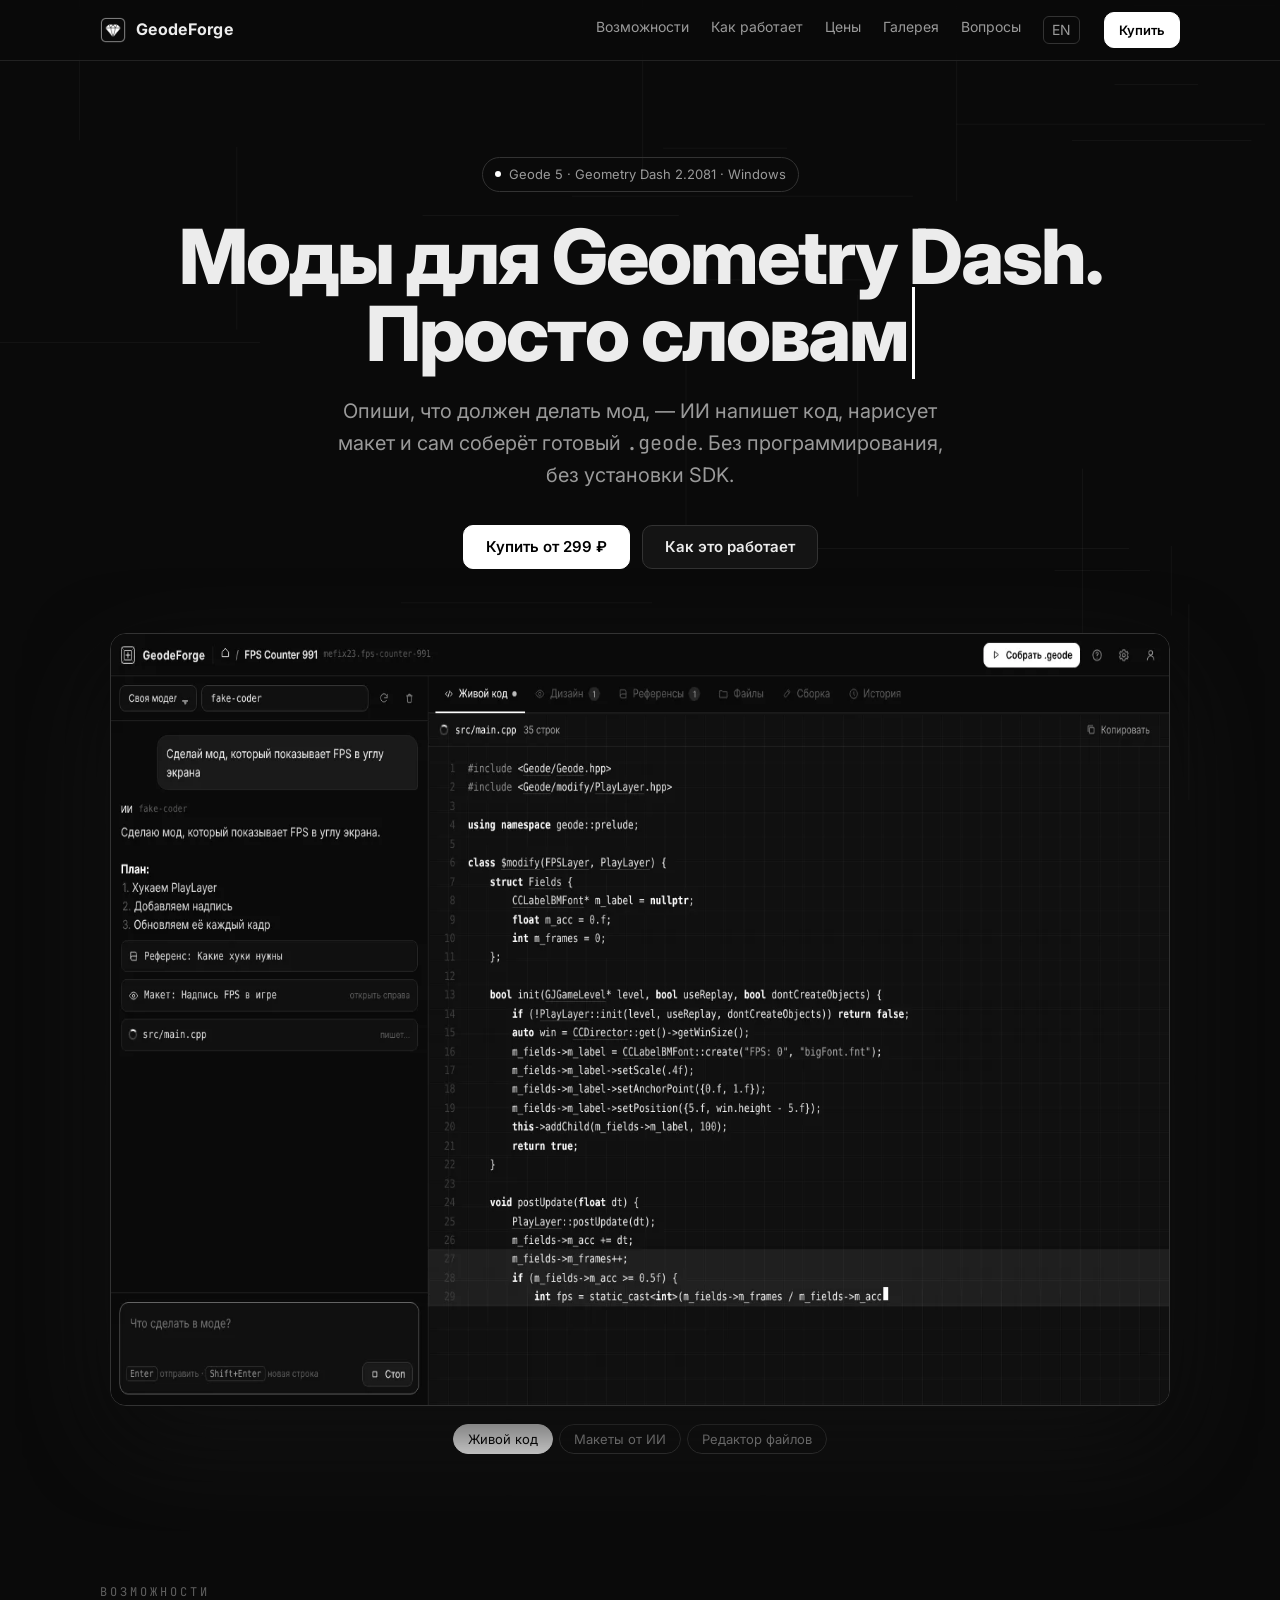
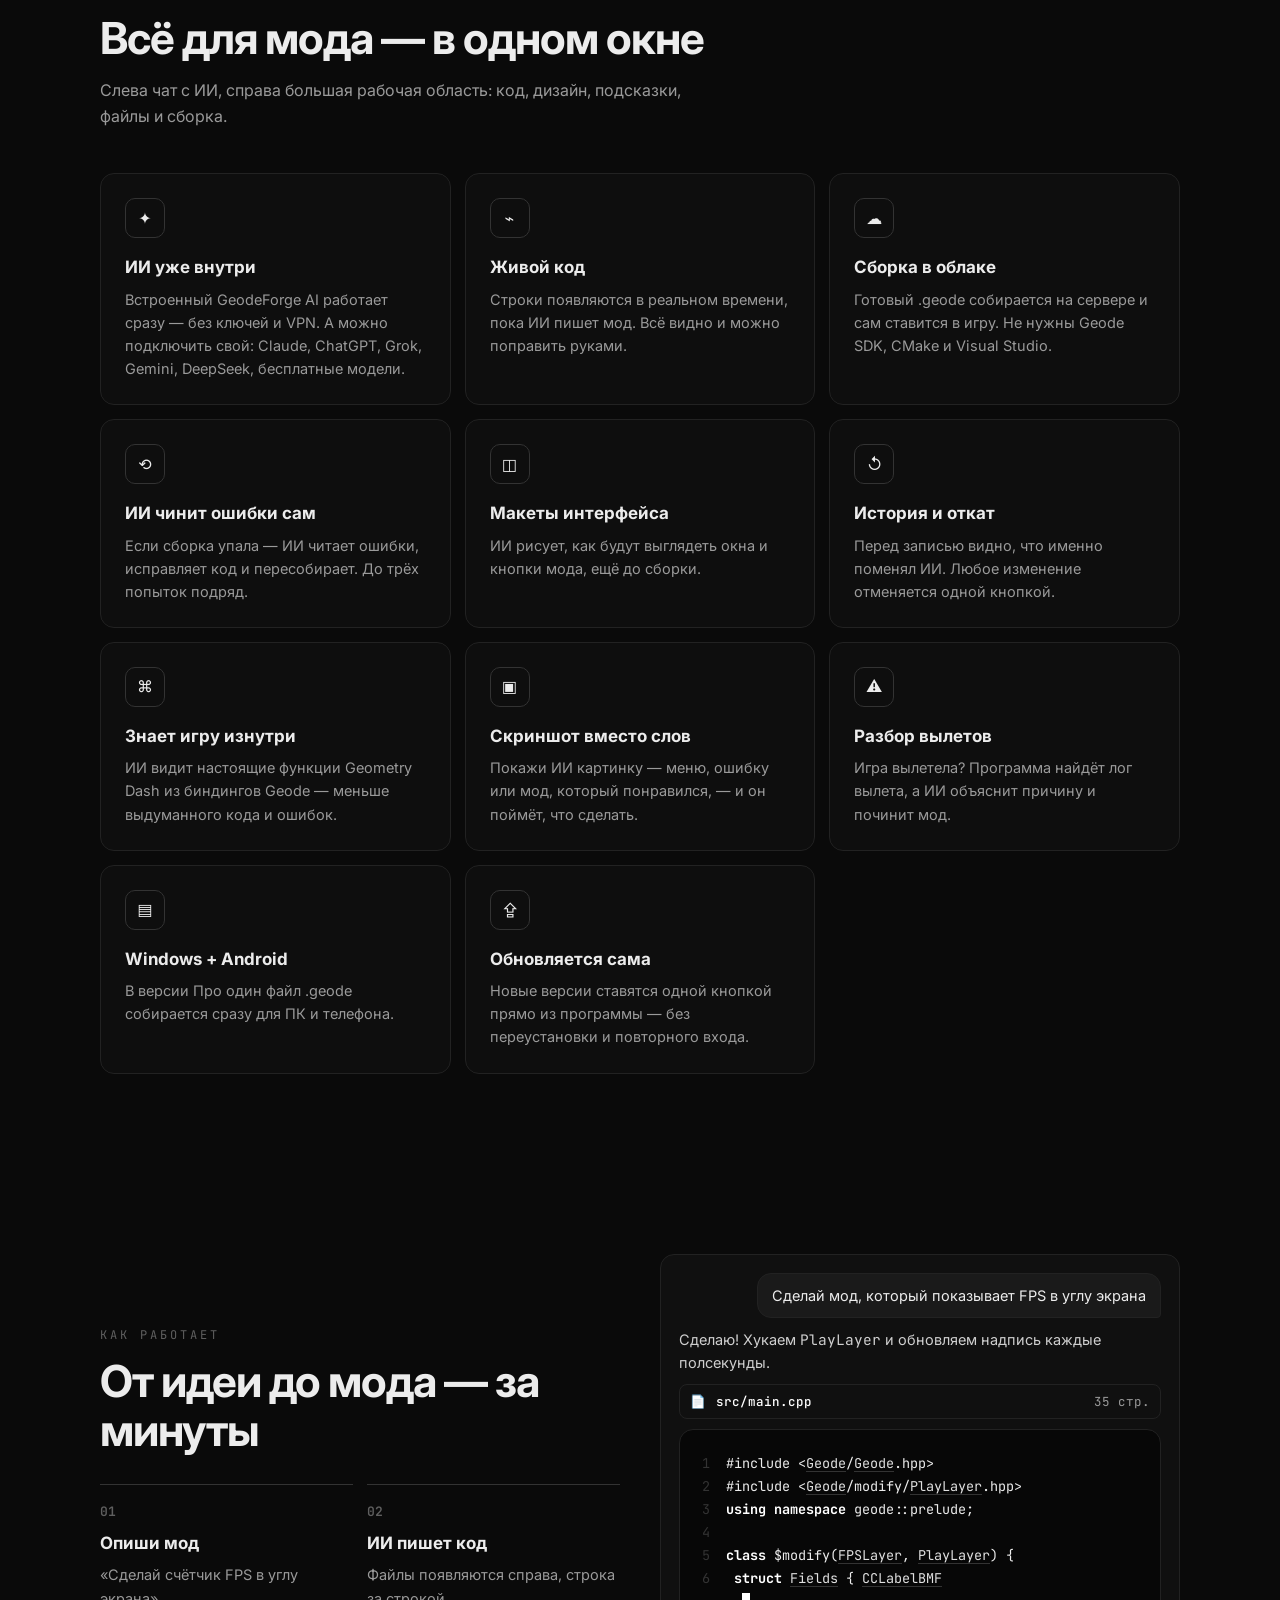
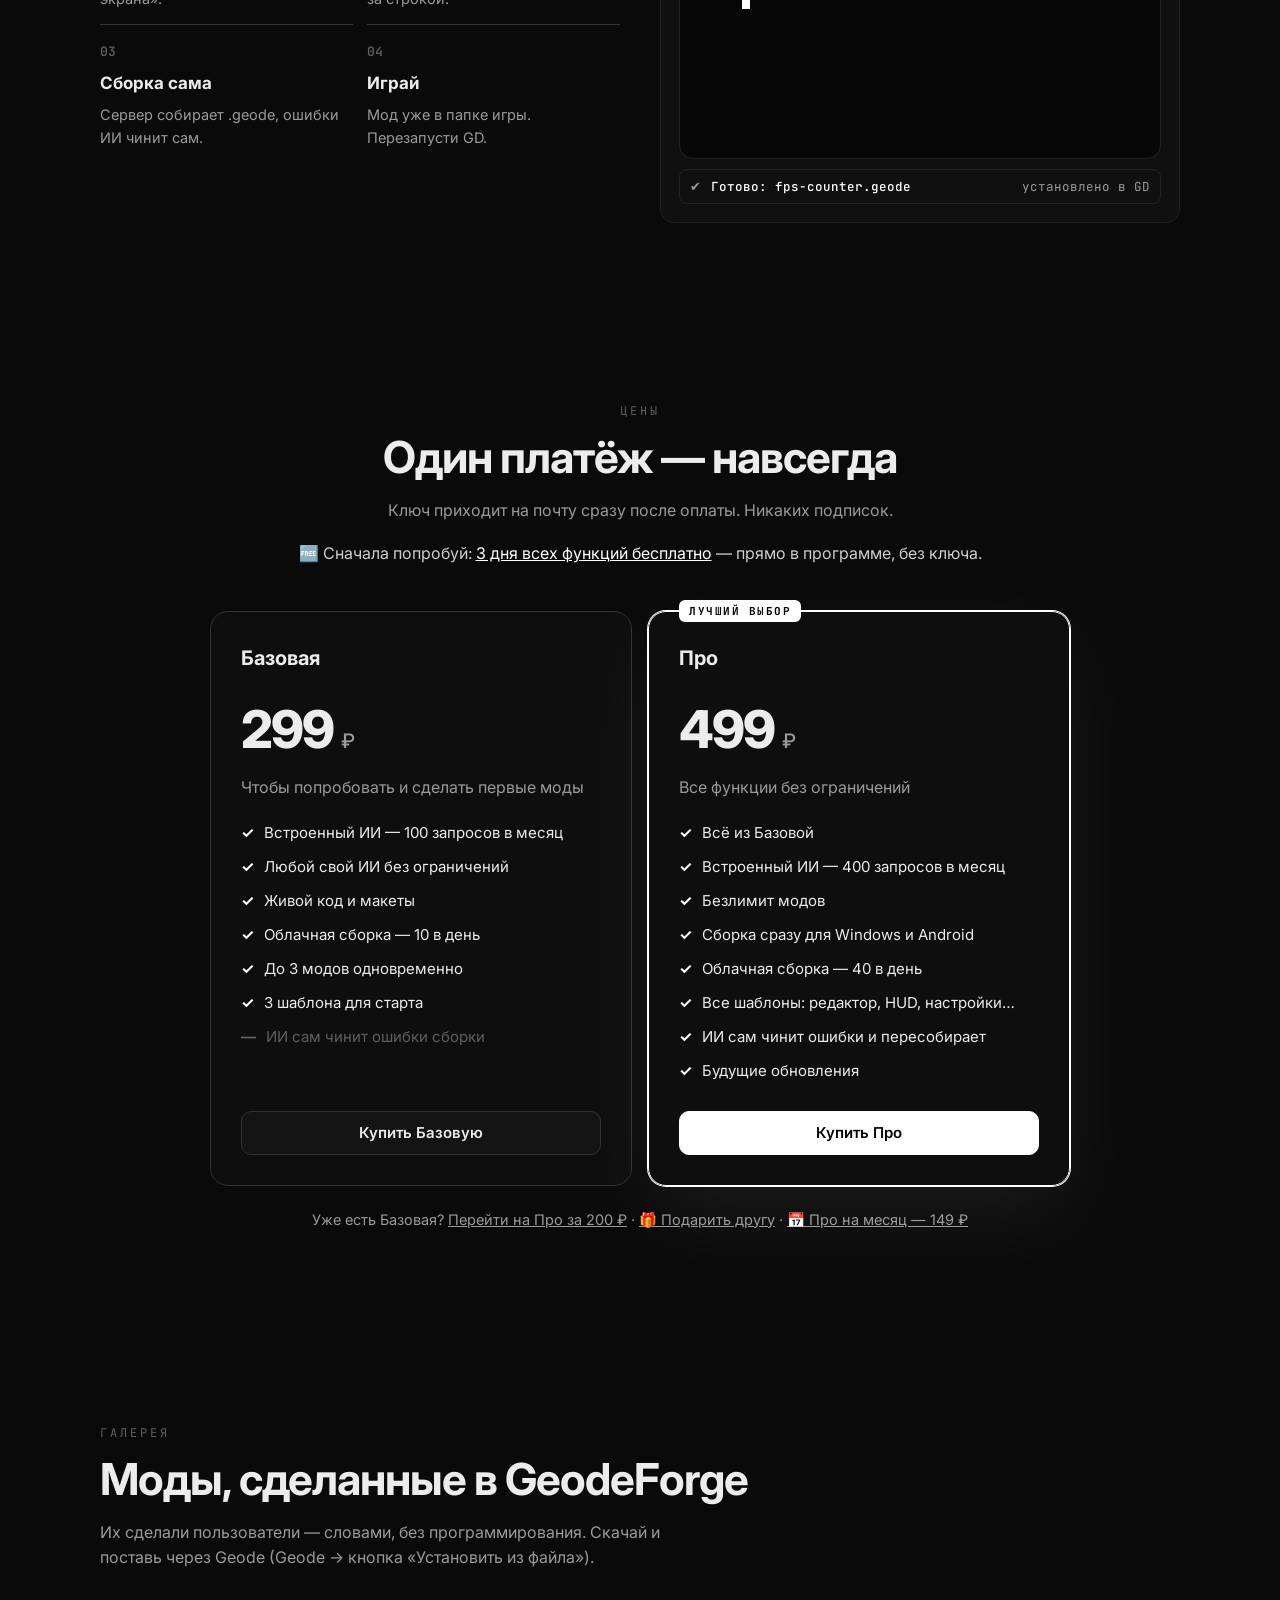
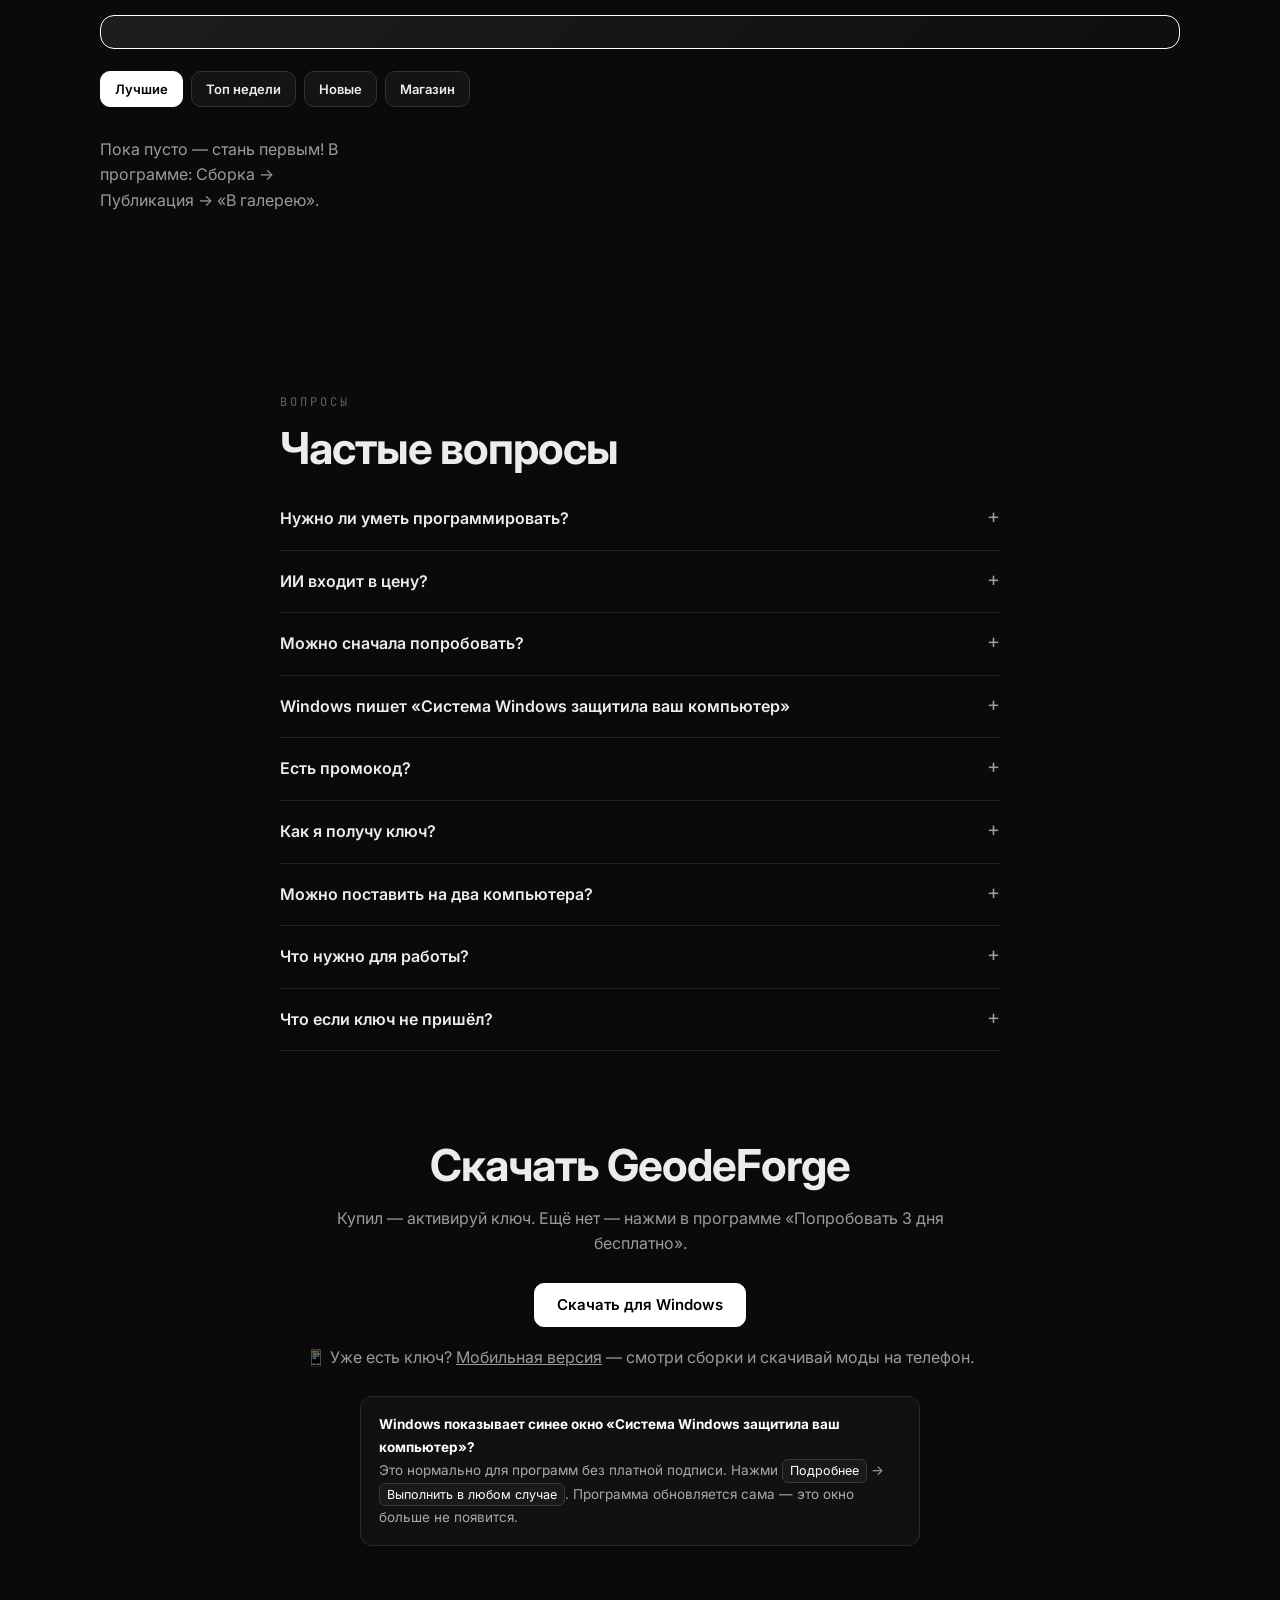
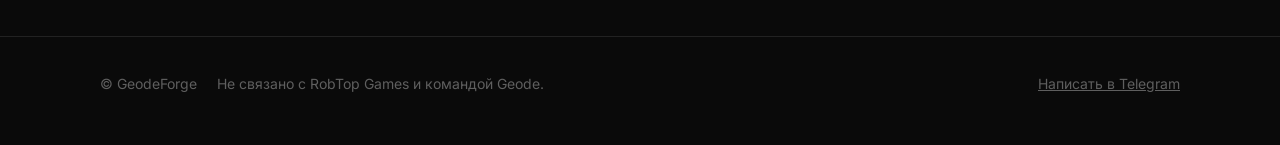
<file: index.html>
<!doctype html>
<html lang="ru">
<head>
<meta charset="utf-8">
<meta name="viewport" content="width=device-width, initial-scale=1">
<title>GeodeForge — моды для Geometry Dash с помощью ИИ</title>
<meta name="description" content="Программа для создания Geode-модов для Geometry Dash с ИИ. Пишешь словами — ИИ пишет код и сам собирает .geode.">
<meta property="og:title" content="GeodeForge — моды для Geometry Dash с ИИ">
<meta property="og:description" content="Пишешь словами, что должен делать мод — ИИ пишет код, рисует макет и сам собирает .geode.">
<meta property="og:image" content="assets/shot-code.webp">
<link rel="icon" type="image/png" href="assets/icon.png">
<link rel="preconnect" href="https://fonts.googleapis.com">
<link href="https://fonts.googleapis.com/css2?family=Inter:wght@400;500;600;700;800&family=JetBrains+Mono:wght@400;600&display=swap" rel="stylesheet">
<link rel="stylesheet" href="style.css">
<link rel="alternate" hreflang="en" href="en.html">
<link rel="manifest" href="manifest.webmanifest">
</head>
<body>
<canvas id="lines"></canvas>
<div class="sale-bar" id="sale-bar" hidden></div>

<header>
  <div class="wrap nav">
    <a class="brand" href="#">
      <img src="assets/icon.png" alt="" width="26" height="26" style="border-radius:6px">
      GeodeForge
    </a>
    <nav>
      <a href="#features">Возможности</a>
      <a href="#how">Как работает</a>
      <a href="#buy">Цены</a>
      <a href="#gallery">Галерея</a>
      <a href="#faq">Вопросы</a>
      <a href="en.html" class="lang">EN</a>
    </nav>
    <a class="btn sm primary" href="#buy">Купить</a>
  </div>
</header>

<main>
  <div class="wrap hero">
    <div class="badge"><i></i> Geode 5 · Geometry Dash 2.2081 · Windows</div>
    <h1>Моды для Geometry Dash.<br><span class="typed" id="typed">Просто словами.</span></h1>
    <p class="lead">Опиши, что должен делать мод, — ИИ напишет код, нарисует макет и сам соберёт готовый <span class="mono">.geode</span>. Без программирования, без установки SDK.</p>
    <div class="cta">
      <a class="btn primary" href="#buy">Купить от 299 ₽</a>
      <a class="btn" href="#how">Как это работает</a>
    </div>
    <div class="hero-shot"><img id="shot" src="assets/shot-code.webp" alt="Окно GeodeForge: слева чат с ИИ, справа код появляется в реальном времени" width="1456" height="771"></div>
    <div class="shot-tabs">
      <button class="on" data-src="assets/shot-code.webp">Живой код</button>
      <button data-src="assets/shot-design.webp">Макеты от ИИ</button>
      <button data-src="assets/shot-files.webp">Редактор файлов</button>
    </div>
  </div>

  <section id="features">
    <div class="wrap">
      <div class="kicker">Возможности</div>
      <h2>Всё для мода — в одном окне</h2>
      <p class="sub">Слева чат с ИИ, справа большая рабочая область: код, дизайн, подсказки, файлы и сборка.</p>
      <div class="grid">
        <div class="card"><div class="ico">✦</div><h3>ИИ уже внутри</h3><p>Встроенный GeodeForge AI работает сразу — без ключей и VPN. А можно подключить свой: Claude, ChatGPT, Grok, Gemini, DeepSeek, бесплатные модели.</p></div>
        <div class="card"><div class="ico">⌁</div><h3>Живой код</h3><p>Строки появляются в реальном времени, пока ИИ пишет мод. Всё видно и можно поправить руками.</p></div>
        <div class="card"><div class="ico">☁</div><h3>Сборка в облаке</h3><p>Готовый .geode собирается на сервере и сам ставится в игру. Не нужны Geode SDK, CMake и Visual Studio.</p></div>
        <div class="card"><div class="ico">⟲</div><h3>ИИ чинит ошибки сам</h3><p>Если сборка упала — ИИ читает ошибки, исправляет код и пересобирает. До трёх попыток подряд.</p></div>
        <div class="card"><div class="ico">◫</div><h3>Макеты интерфейса</h3><p>ИИ рисует, как будут выглядеть окна и кнопки мода, ещё до сборки.</p></div>
        <div class="card"><div class="ico">↺</div><h3>История и откат</h3><p>Перед записью видно, что именно поменял ИИ. Любое изменение отменяется одной кнопкой.</p></div>
        <div class="card"><div class="ico">⌘</div><h3>Знает игру изнутри</h3><p>ИИ видит настоящие функции Geometry Dash из биндингов Geode — меньше выдуманного кода и ошибок.</p></div>
        <div class="card"><div class="ico">▣</div><h3>Скриншот вместо слов</h3><p>Покажи ИИ картинку — меню, ошибку или мод, который понравился, — и он поймёт, что сделать.</p></div>
        <div class="card"><div class="ico">⚠</div><h3>Разбор вылетов</h3><p>Игра вылетела? Программа найдёт лог вылета, а ИИ объяснит причину и починит мод.</p></div>
        <div class="card"><div class="ico">▤</div><h3>Windows + Android</h3><p>В версии Про один файл .geode собирается сразу для ПК и телефона.</p></div>
        <div class="card"><div class="ico">⇪</div><h3>Обновляется сама</h3><p>Новые версии ставятся одной кнопкой прямо из программы — без переустановки и повторного входа.</p></div>
      </div>
    </div>
  </section>

  <section id="how">
    <div class="wrap split">
      <div>
        <div class="kicker">Как работает</div>
        <h2>От идеи до мода — за минуты</h2>
        <div class="steps" style="grid-template-columns:1fr 1fr;margin-top:30px">
          <div class="step"><h3>Опиши мод</h3><p>«Сделай счётчик FPS в углу экрана».</p></div>
          <div class="step"><h3>ИИ пишет код</h3><p>Файлы появляются справа, строка за строкой.</p></div>
          <div class="step"><h3>Сборка сама</h3><p>Сервер собирает .geode, ошибки ИИ чинит сам.</p></div>
          <div class="step"><h3>Играй</h3><p>Мод уже в папке игры. Перезапусти GD.</p></div>
        </div>
      </div>
      <div class="chat">
        <div class="bubble">Сделай мод, который показывает FPS в углу экрана</div>
        <div class="bot">Сделаю! Хукаем <span class="mono">PlayLayer</span> и обновляем надпись каждые полсекунды.</div>
        <div class="chip">📄 <b>src/main.cpp</b><span style="margin-left:auto">35 стр.</span></div>
        <div class="code" id="code"></div>
        <div class="chip">✔ <b>Готово: fps-counter.geode</b><span style="margin-left:auto">установлено в GD</span></div>
      </div>
    </div>
  </section>

  <section id="buy">
    <div class="wrap">
      <div style="text-align:center">
        <div class="kicker">Цены</div>
        <h2>Один платёж — навсегда</h2>
        <p class="sub" style="margin:0 auto 18px">Ключ приходит на почту сразу после оплаты. Никаких подписок.</p>
        <p class="trial-note">🆓 Сначала попробуй: <a href="#download">3 дня всех функций бесплатно</a> — прямо в программе, без ключа.</p>
      </div>
      <div class="prices">
        <div class="price">
          <h3>Базовая</h3>
          <div class="amount" id="amt-basic">299 <span>₽</span></div>
          <div class="dim">Чтобы попробовать и сделать первые моды</div>
          <ul>
            <li>Встроенный ИИ — 100 запросов в месяц</li>
            <li>Любой свой ИИ без ограничений</li>
            <li>Живой код и макеты</li>
            <li>Облачная сборка — 10 в день</li>
            <li>До 3 модов одновременно</li>
            <li>3 шаблона для старта</li>
            <li class="no">ИИ сам чинит ошибки сборки</li>
          </ul>
          <button class="btn" data-plan="basic">Купить Базовую</button>
        </div>
        <div class="price pro">
          <h3>Про</h3>
          <div class="amount" id="amt-pro">499 <span>₽</span></div>
          <div class="dim">Все функции без ограничений</div>
          <ul>
            <li>Всё из Базовой</li>
            <li>Встроенный ИИ — 400 запросов в месяц</li>
            <li>Безлимит модов</li>
            <li>Сборка сразу для Windows и Android</li>
            <li>Облачная сборка — 40 в день</li>
            <li>Все шаблоны: редактор, HUD, настройки…</li>
            <li>ИИ сам чинит ошибки и пересобирает</li>
            <li>Будущие обновления</li>
          </ul>
          <button class="btn primary" data-plan="pro">Купить Про</button>
        </div>
      </div>
      <p class="upgrade-note">Уже есть Базовая? <a href="#" data-plan="upgrade">Перейти на Про за <span id="amt-upgrade">200</span> ₽</a> · <a href="#" data-plan="pro" data-gift="1">🎁 Подарить другу</a> · <a href="#" data-plan="sub">📅 Про на месяц — <span id="amt-sub">149</span> ₽</a></p>
    </div>
  </section>

  <section id="reviews" hidden>
    <div class="wrap">
      <div class="kicker">Отзывы</div>
      <h2>Что говорят <span id="rating"></span></h2>
      <div class="reviews" id="reviews-list"></div>
    </div>
  </section>

  <section id="gallery">
    <div class="wrap">
      <div class="kicker">Галерея</div>
      <h2>Моды, сделанные в GeodeForge</h2>
      <p class="sub">Их сделали пользователи — словами, без программирования. Скачай и поставь через Geode (Geode → кнопка «Установить из файла»).</p>
      <div id="contest" class="contest" hidden></div>
      <div class="gtabs"><button class="btn sm on" data-gsort="top">Лучшие</button><button class="btn sm" data-gsort="week">Топ недели</button><button class="btn sm" data-gsort="new">Новые</button><button class="btn sm" data-gsort="shop">Магазин</button></div>
      <div class="gallery" id="gallery-list"><div class="dim">Пока пусто — стань первым! В программе: Сборка → Публикация → «В галерею».</div></div>
    </div>
  </section>

  <section id="faq">
    <div class="wrap faq">
      <div class="kicker">Вопросы</div>
      <h2>Частые вопросы</h2>
      <details><summary>Нужно ли уметь программировать?</summary><p>Нет. Пишешь словами, что нужно, — ИИ делает код. Если что-то не так, просто скажи ему, что исправить.</p></details>
      <details><summary>ИИ входит в цену?</summary><p>Да: встроенный GeodeForge AI работает сразу, без ключей и VPN (100 запросов в месяц в Базовой, 400 в Про). Можно подключить и свой ИИ без лимитов — есть бесплатные варианты (OpenRouter, Groq, локальная модель через Ollama). Для самых сложных модов лучше всего Claude.</p></details>
      <details><summary>Можно сначала попробовать?</summary><p>Да. Скачай программу и нажми «Попробовать 3 дня бесплатно» — все функции Про, без ключа и оплаты. Один раз на компьютер. Потом просто введи купленный ключ — моды и настройки останутся.</p></details>
      <details><summary>Windows пишет «Система Windows защитила ваш компьютер»</summary><p>Это обычное предупреждение для программ без платной цифровой подписи. Нажми «Подробнее» → «Выполнить в любом случае». Установщик скачивается только с этого сайта (GitHub).</p></details>
      <details><summary>Есть промокод?</summary><p>Введи его при покупке в поле «Промокод». Друзья пользователей GeodeForge получают скидку 10% по их реферальному коду.</p></details>
      <details><summary>Как я получу ключ?</summary><p>Сразу после оплаты ключ покажется на экране и придёт на почту. В программе нажми «Активировать», введи почту, пароль и ключ.</p></details>
      <details><summary>Можно поставить на два компьютера?</summary><p>Аккаунт работает на одном устройстве за раз. При входе с нового ПК придёт письмо или сообщение в Telegram с кнопкой «Подтвердить вход», а старый ПК выйдет из аккаунта.</p></details>
      <details><summary>Что нужно для работы?</summary><p>Windows 10/11 и интернет. Для сборки модов ничего ставить не нужно — она идёт в облаке.</p></details>
      <details><summary>Что если ключ не пришёл?</summary><p>Проверь «Спам». Если и там нет — напиши нам, указав почту, на которую оформлял покупку.</p></details>
    </div>
  </section>

  <section id="download" style="padding-top:0">
    <div class="wrap" style="text-align:center">
      <h2>Скачать GeodeForge</h2>
      <p class="sub" style="margin:0 auto 26px">Купил — активируй ключ. Ещё нет — нажми в программе «Попробовать 3 дня бесплатно».</p>
      <a class="btn primary" id="dl" href="#">Скачать для Windows</a>
      <p class="dim" style="margin-top:18px">📱 Уже есть ключ? <a href="m.html">Мобильная версия</a> — смотри сборки и скачивай моды на телефон.</p>
      <div class="smartscreen">
        <b>Windows показывает синее окно «Система Windows защитила ваш компьютер»?</b><br>
        Это нормально для программ без платной подписи. Нажми <span class="kbd">Подробнее</span> → <span class="kbd">Выполнить в любом случае</span>.
        Программа обновляется сама — это окно больше не появится.
      </div>
    </div>
  </section>
</main>

<footer>
  <div class="wrap">
    <span>© GeodeForge</span>
    <span class="mute">Не связано с RobTop Games и командой Geode.</span>
    <span style="margin-left:auto" id="tg"></span>
  </div>
</footer>

<div class="modal-bg" id="modal">
  <form class="modal" id="buyform">
    <button type="button" class="x" aria-label="Закрыть">×</button>
    <h3 id="m-title">Покупка</h3>
    <div class="dim" id="m-sub" style="font-size:14px"></div>
    <label class="l" for="email" id="m-email-label">Почта — сюда придёт ключ</label>
    <input class="input" id="email" type="email" required placeholder="you@gmail.com" autocomplete="email">
    <label class="l promo-l" for="promo">Промокод <span class="dim">(если есть)</span></label>
    <input class="input mono promo-l" id="promo" placeholder="GD20" autocomplete="off" style="text-transform:uppercase">
    <div class="promo-msg" id="promo-msg"></div>
    <label class="check-row"><input type="checkbox" id="gift"> 🎁 Это подарок — отправить ключ другу</label>
    <div id="gift-fields" hidden>
      <label class="l" for="gift-to">Почта друга</label>
      <input class="input" id="gift-to" type="email" placeholder="friend@mail.ru">
      <label class="l" for="gift-from">От кого (твоё имя)</label>
      <input class="input" id="gift-from" maxlength="60" placeholder="Миша">
      <label class="l" for="gift-msg">Пожелание (необязательно)</label>
      <input class="input" id="gift-msg" maxlength="300" placeholder="С днём рождения!">
    </div>
    <label class="l">Способ оплаты</label>
    <div class="seg">
      <button type="button" class="on" data-method="card">💳 Картой</button>
      <button type="button" data-method="wallet">ЮMoney</button>
    </div>
    <div class="total"><span class="dim">К оплате</span><b id="m-sum">—</b></div>
    <button class="btn primary" style="width:100%" id="paybtn">Перейти к оплате</button>
    <div class="err" id="m-err"></div>
    <div class="fine">Оплата через ЮMoney. После оплаты ты вернёшься сюда и сразу увидишь ключ.</div>
  </form>
</div>

<script src="config.js"></script>
<script src="app.js"></script>
</body>
</html>
</file>
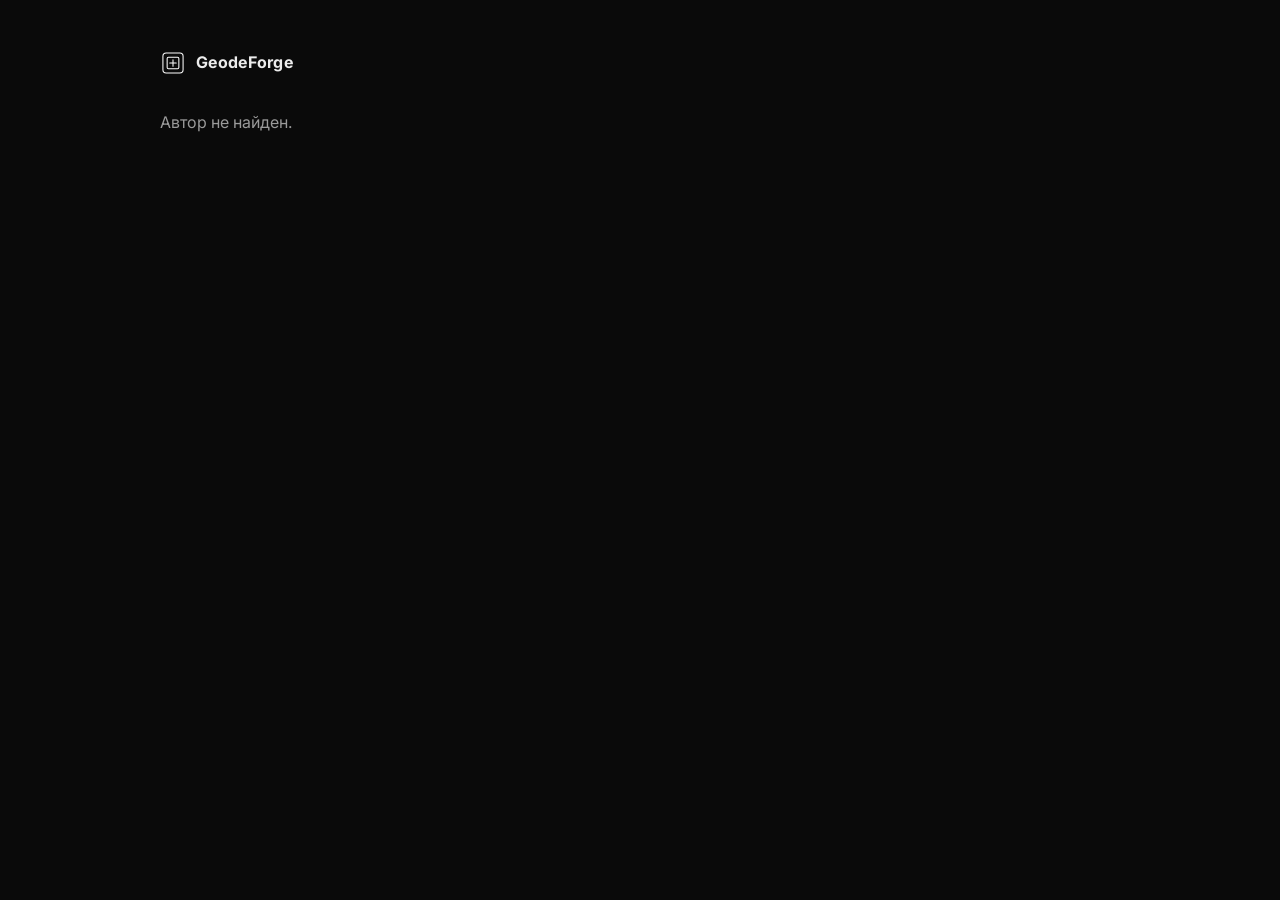
<file: author.html>
<!doctype html>
<html lang="ru">
<head>
<meta charset="utf-8">
<meta name="viewport" content="width=device-width, initial-scale=1">
<title>Автор модов — GeodeForge</title>
<link rel="preconnect" href="https://fonts.googleapis.com">
<link href="https://fonts.googleapis.com/css2?family=Inter:wght@400;600;800&family=JetBrains+Mono:wght@700&display=swap" rel="stylesheet">
<link rel="stylesheet" href="style.css">
<style>
  .ahead { display: flex; gap: 18px; align-items: center; margin-bottom: 26px; }
  .ava { width: 72px; height: 72px; border-radius: 50%; background: #fff; color: #000; display: grid; place-items: center; font: 800 30px Inter, sans-serif; flex: none; }
  .bdg { display: inline-block; border: 1px solid #333; border-radius: 999px; padding: 2px 10px; font-size: 13px; margin: 6px 6px 0 0; color: #ddd; }
</style>
</head>
<body>
<main class="wrap" style="max-width:1000px;padding-top:50px;padding-bottom:80px">
  <a class="brand" href="./" style="margin-bottom:34px">
    <svg viewBox="0 0 40 40" fill="none" width="26" height="26"><rect x="4.5" y="4.5" width="31" height="31" rx="5" stroke="#fff" stroke-width="1.6"/><rect x="11" y="11" width="18" height="18" rx="2" stroke="#fff" stroke-width="1.6"/><path d="M20 15v10M15 20h10" stroke="#fff" stroke-width="1.6" stroke-linecap="round"/></svg>
    GeodeForge
  </a>
  <div id="box"><p class="dim">Загружаю…</p></div>
</main>
<script src="config.js"></script>
<script>
(async () => {
  const q = new URLSearchParams(location.search);
  const EN = q.get("en") === "1";
  const T = (ru, en) => (EN ? en : ru);
  if (EN) document.documentElement.lang = "en";
  const esc = (s) => String(s ?? "").replace(/[&<>"']/g, (c) => ({ "&": "&amp;", "<": "&lt;", ">": "&gt;", '"': "&quot;", "'": "&#39;" })[c]);
  const BADGE = { mods1: ["🧩", "Первый мод", "First mod"], mods5: ["🛠", "5 модов", "5 mods"], mods10: ["🏗", "10 модов", "10 mods"], likes10: ["❤️", "10 лайков", "10 likes"], likes100: ["🔥", "100 лайков", "100 likes"], winner: ["🏆", "Победитель конкурса", "Contest winner"], seller: ["💰", "Продаёт моды", "Sells mods"] };
  const box = document.getElementById("box");
  try {
    const r = await fetch(GF.api + "/gallery", { method: "POST", headers: { "Content-Type": "application/json", apikey: GF.anon, Authorization: "Bearer " + GF.anon }, body: JSON.stringify({ action: "author", id: q.get("id"), site: true }) });
    const d = await r.json();
    if (!r.ok) throw new Error(d.error);
    document.title = d.name + " — GeodeForge";
    box.innerHTML = `
      <div class="ahead">
        <div class="ava">${esc(String(d.name).slice(0, 1).toUpperCase())}</div>
        <div>
          <h2 style="margin:0">${esc(d.name)}</h2>
          <div class="dim">${T("Модов", "Mods")}: ${d.mods.length} · ❤ ${d.likes} · ↓ ${d.downloads}</div>
          <div>${(d.badges || []).filter((b) => BADGE[b]).map((b) => `<span class="bdg">${BADGE[b][0]} ${T(BADGE[b][1], BADGE[b][2])}</span>`).join("")}</div>
        </div>
      </div>
      <div class="gallery">${d.mods.map((m) => `
        <div class="gcard">
          <div class="img" style="${m.image ? `background-image:url('${esc(m.image)}')` : ""}">${m.image ? "" : "◆"}</div>
          <div class="body">
            <b>${esc(m.title)}</b>
            <p>${esc(m.description)}</p>
            <div class="meta">${esc(m.version)} · ❤ ${m.likes} · ↓ ${m.downloads}</div>
            ${m.price > 0 ? `<a class="btn sm primary" href="./#gallery">${T("Купить", "Buy")} ${m.price} ₽</a>` : `<a class="btn sm" href="${GF.api}/gallery?download=${m.id}">${T("Скачать .geode", "Download .geode")}</a>`}
          </div>
        </div>`).join("")}</div>
      <p class="dim" style="margin-top:30px">${T("Все эти моды сделаны в GeodeForge — с помощью ИИ, без опыта программирования.", "All these mods were made in GeodeForge — with AI, no coding experience needed.")} <a href="./${EN ? "en.html" : ""}">${T("Попробовать бесплатно →", "Try it free →")}</a></p>`;
  } catch (e) {
    box.innerHTML = `<p class="dim">${T("Автор не найден.", "Author not found.")}</p>`;
  }
})();
</script>
</body>
</html>
</file>
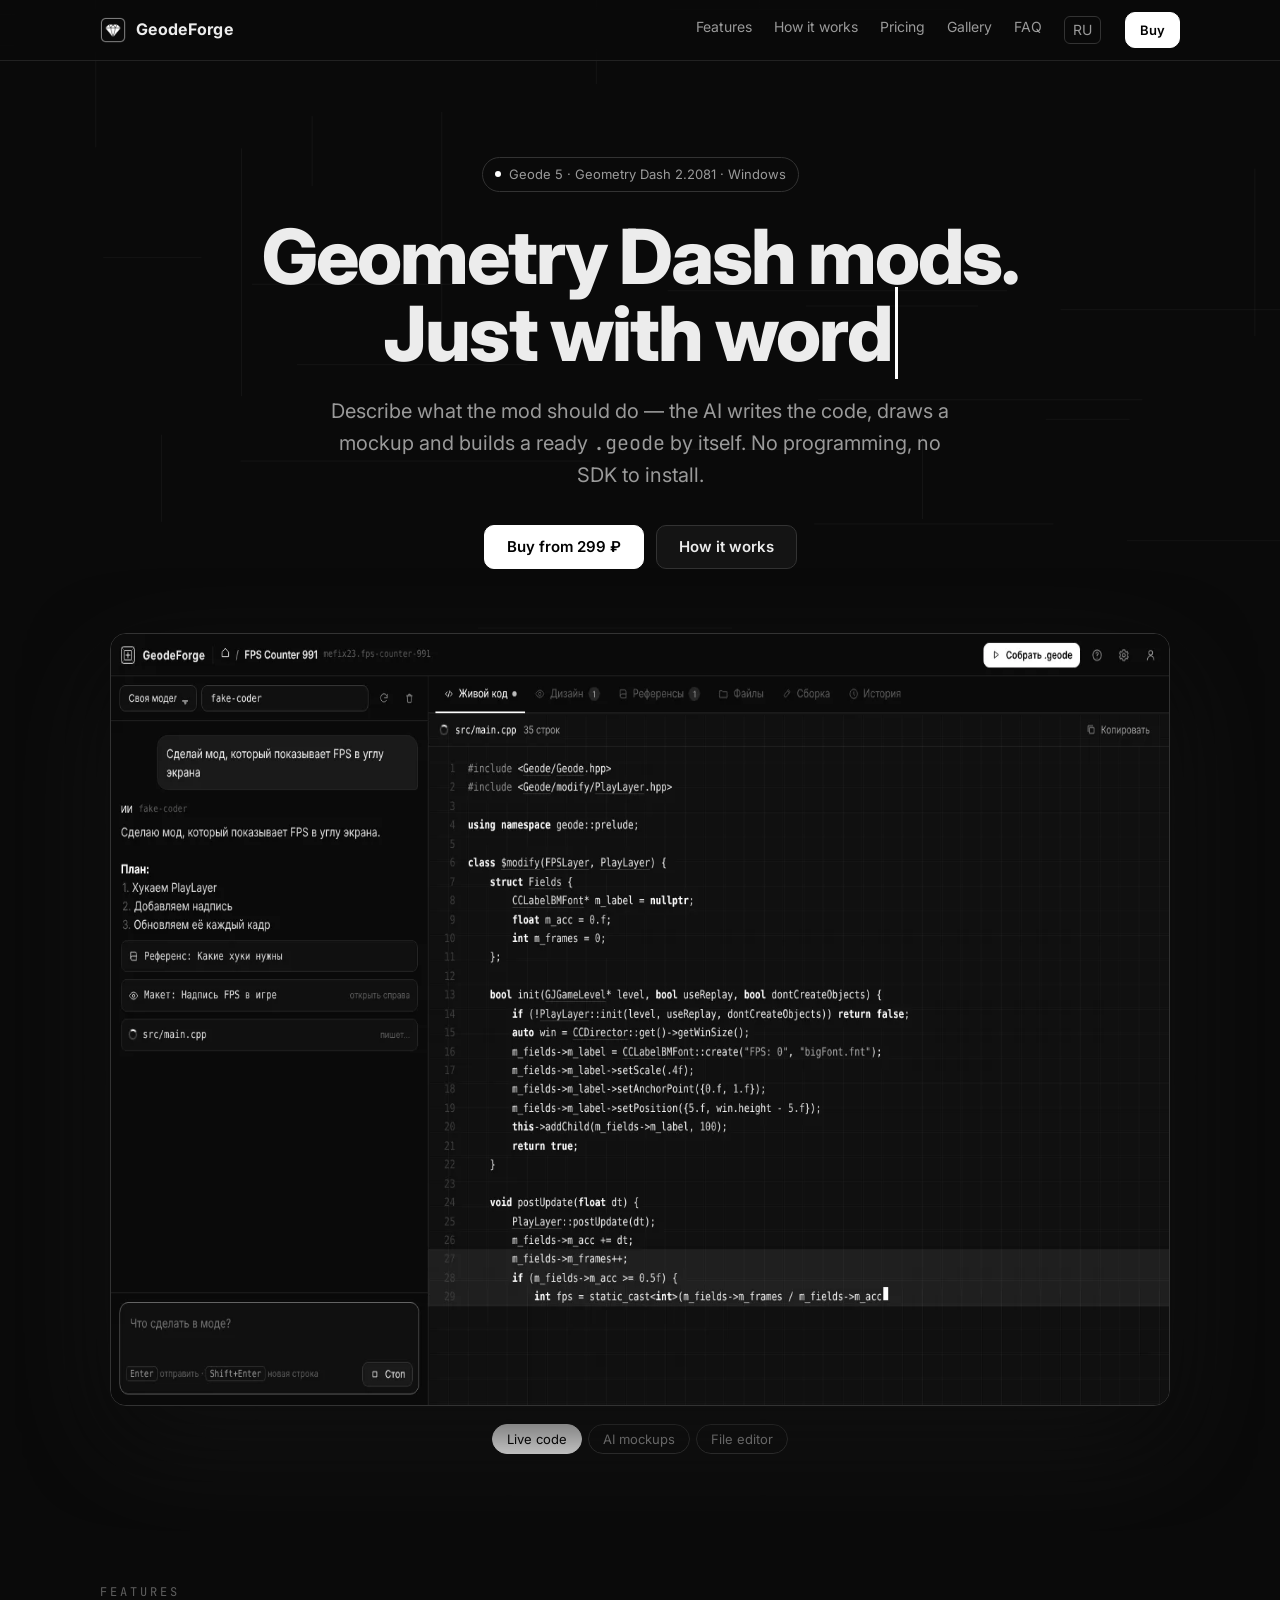
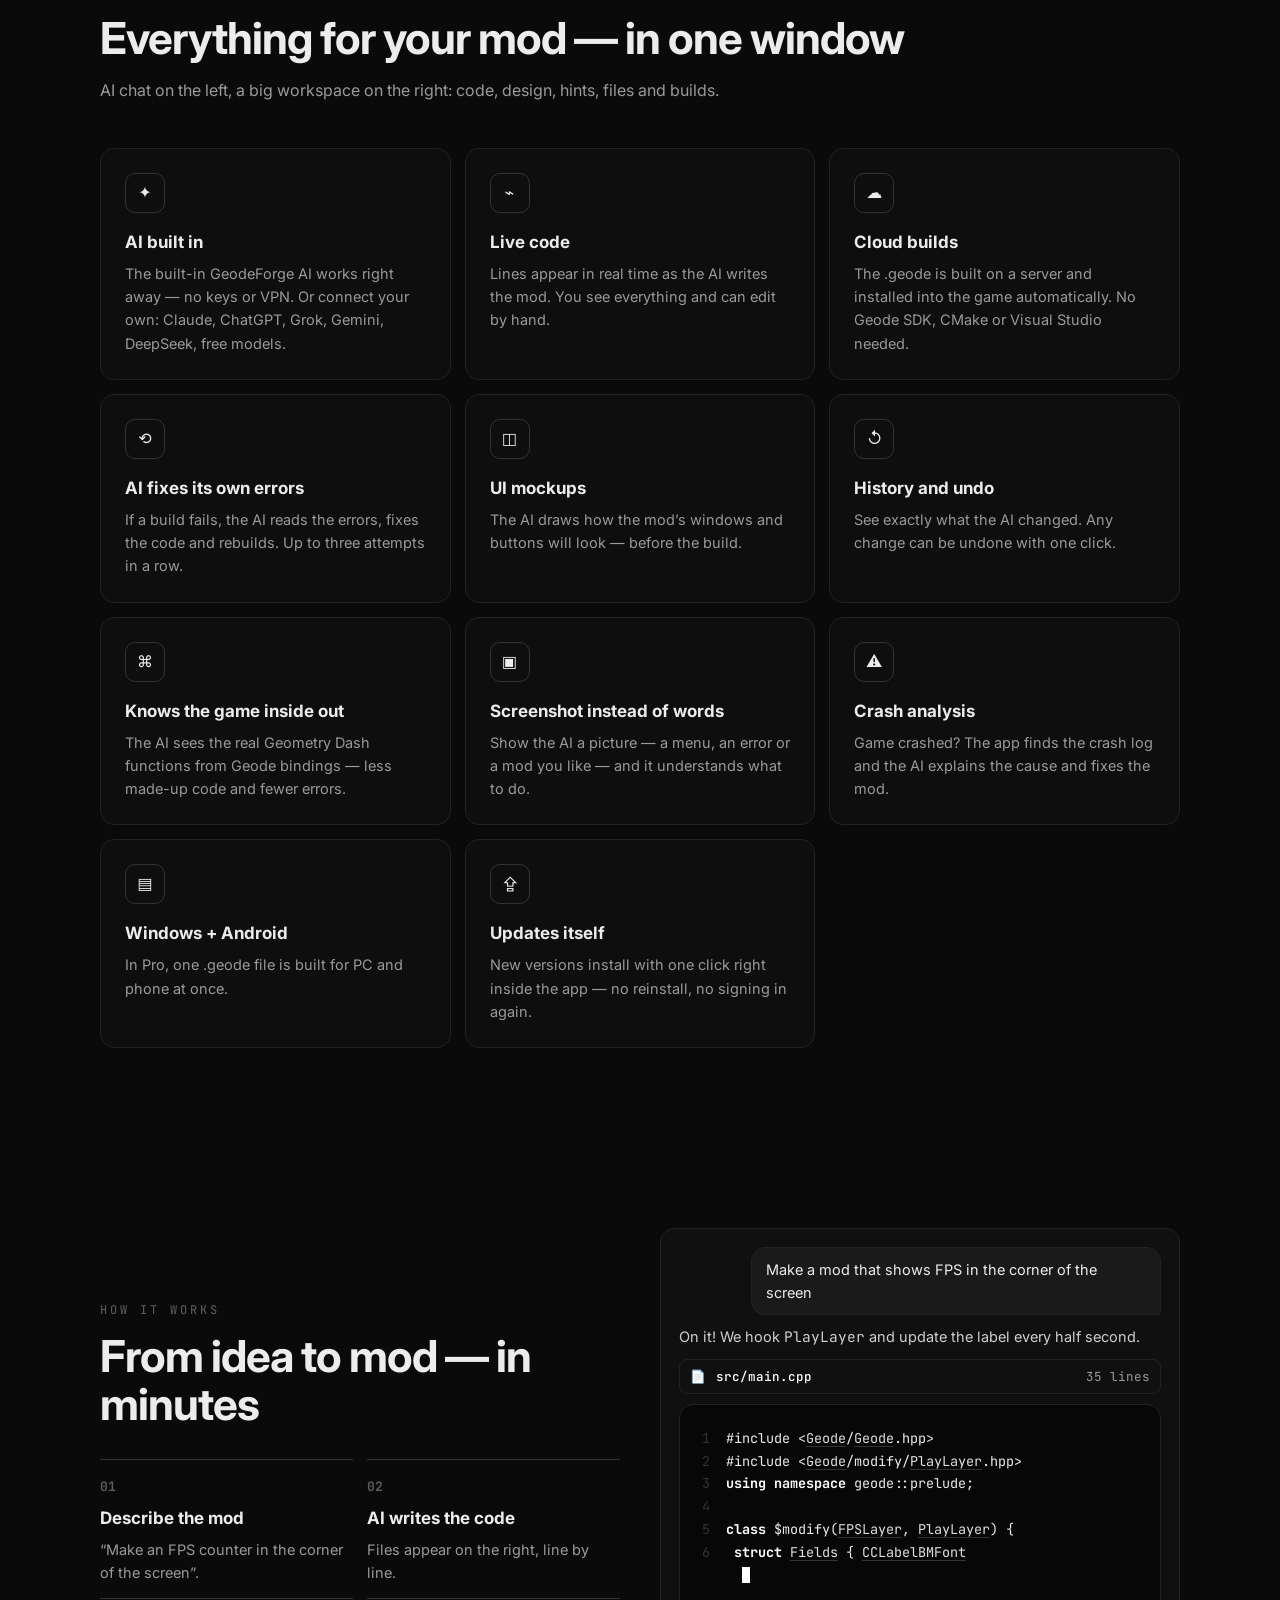
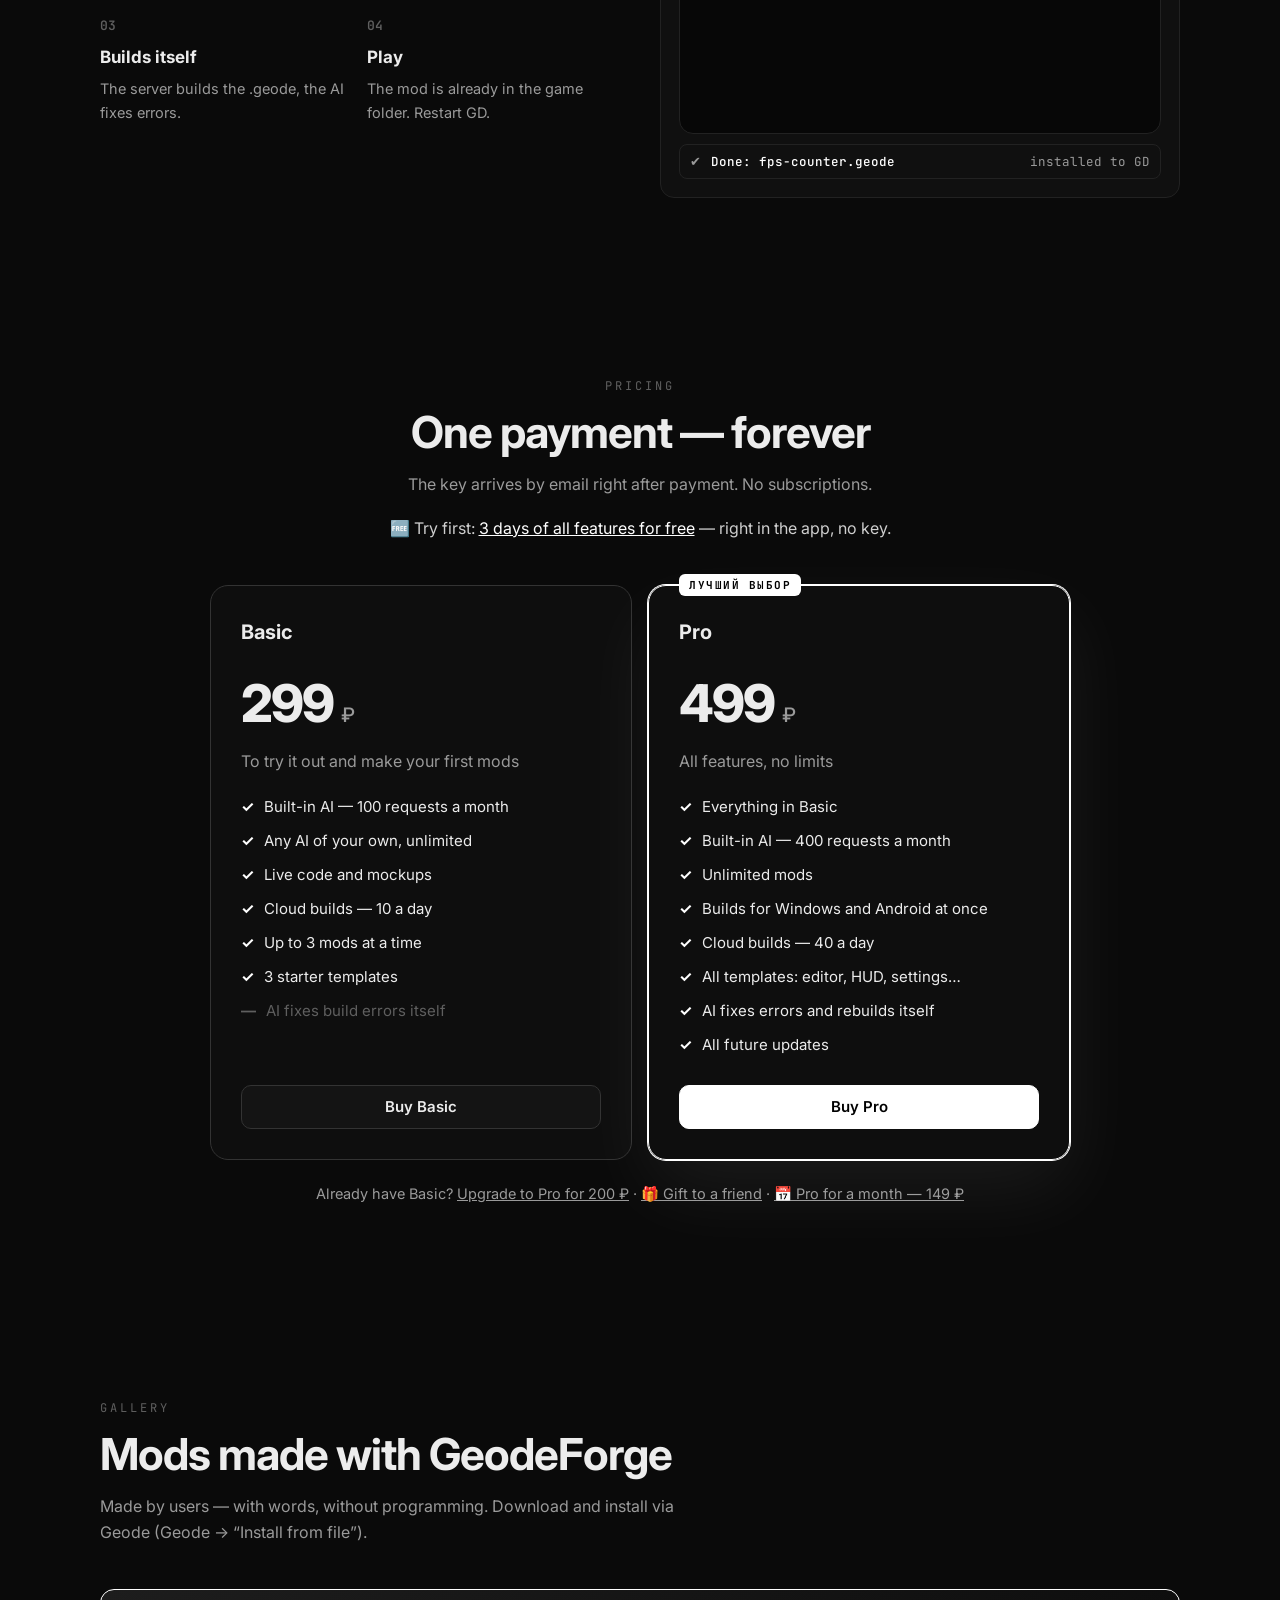
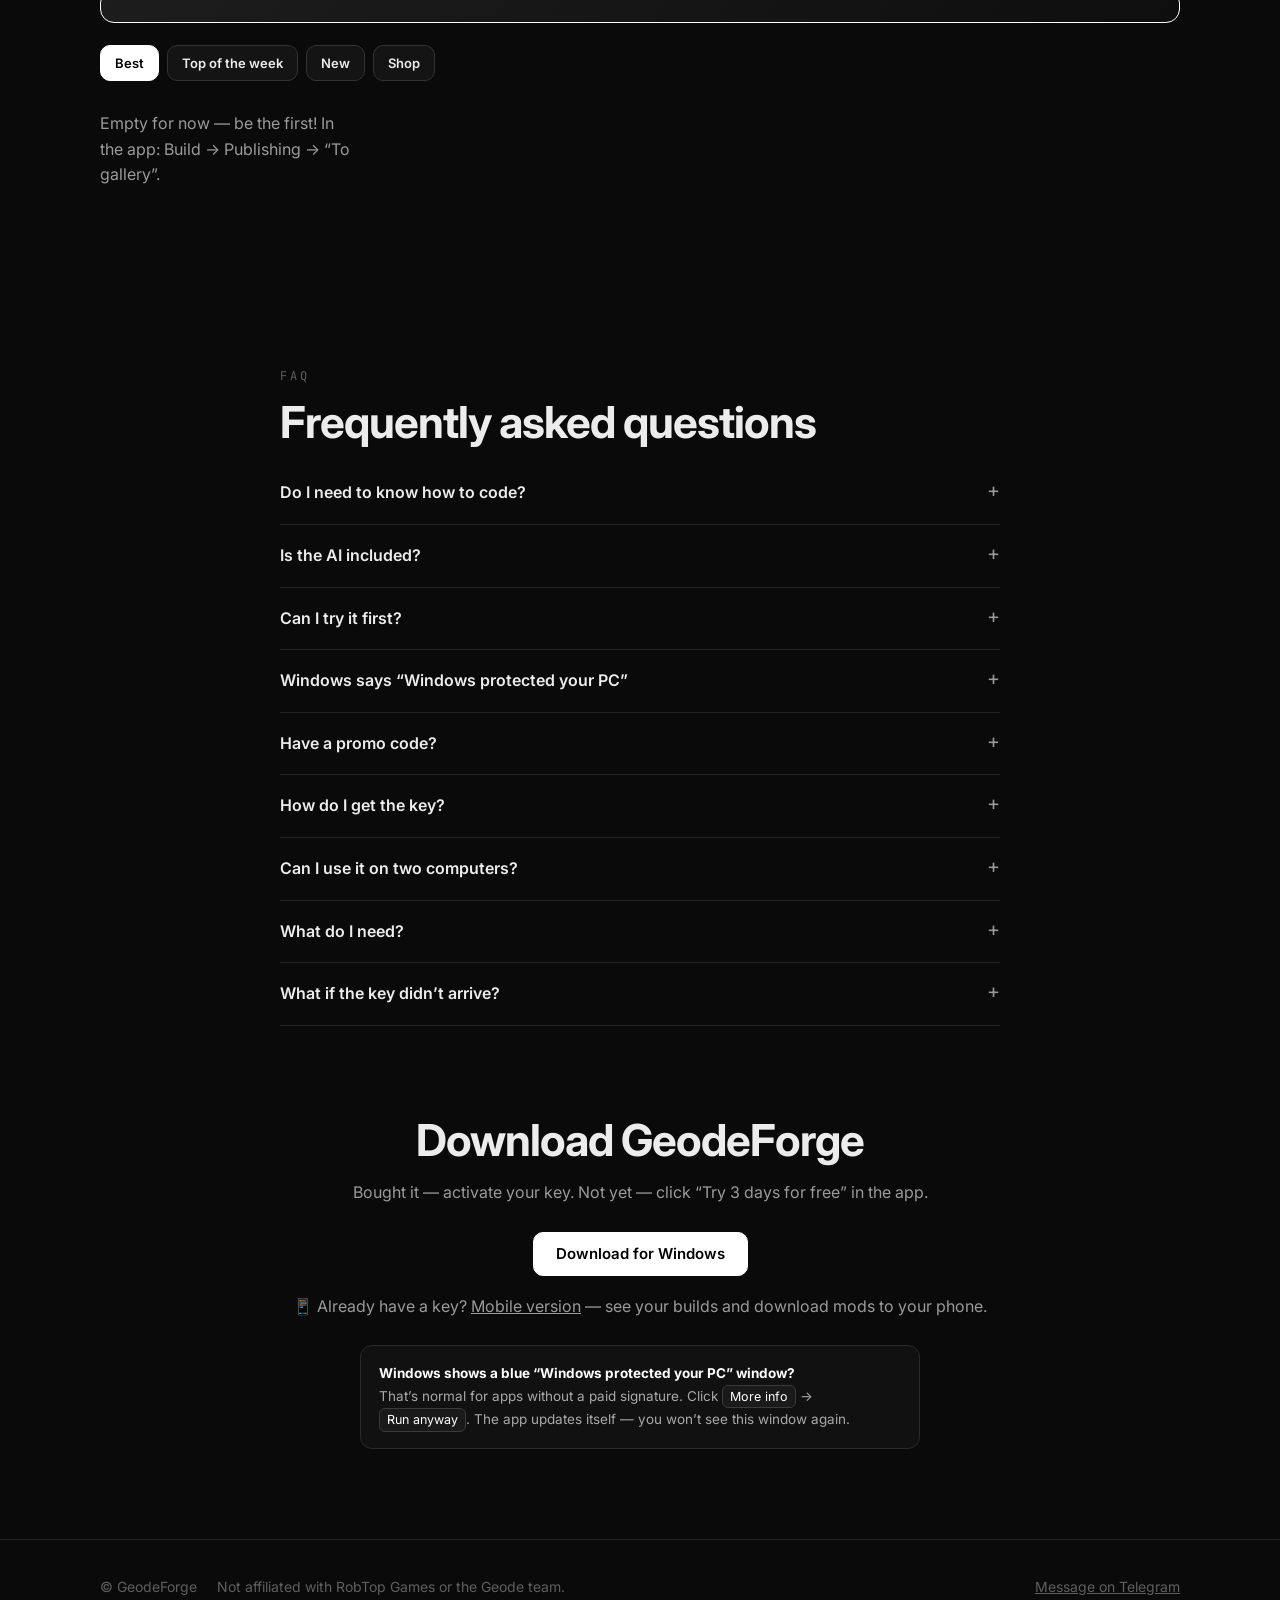
<file: en.html>
<!doctype html>
<html lang="en">
<head>
<meta charset="utf-8">
<meta name="viewport" content="width=device-width, initial-scale=1">
<title>GeodeForge — Geometry Dash mods made with AI</title>
<meta name="description" content="An app for making Geode mods for Geometry Dash with AI. Describe it in words — the AI writes the code and builds the .geode itself.">
<meta property="og:title" content="GeodeForge — Geometry Dash mods with AI">
<meta property="og:description" content="Describe what the mod should do — the AI writes the code, draws a mockup and builds the .geode.">
<meta property="og:image" content="assets/shot-code.webp">
<link rel="icon" type="image/png" href="assets/icon.png">
<link rel="preconnect" href="https://fonts.googleapis.com">
<link href="https://fonts.googleapis.com/css2?family=Inter:wght@400;500;600;700;800&family=JetBrains+Mono:wght@400;600&display=swap" rel="stylesheet">
<link rel="stylesheet" href="style.css">
<link rel="alternate" hreflang="ru" href="./">
<link rel="manifest" href="manifest.webmanifest">
</head>
<body>
<canvas id="lines"></canvas>
<div class="sale-bar" id="sale-bar" hidden></div>

<header>
  <div class="wrap nav">
    <a class="brand" href="#">
      <img src="assets/icon.png" alt="" width="26" height="26" style="border-radius:6px">
      GeodeForge
    </a>
    <nav>
      <a href="#features">Features</a>
      <a href="#how">How it works</a>
      <a href="#buy">Pricing</a>
      <a href="#gallery">Gallery</a>
      <a href="#faq">FAQ</a>
      <a href="./" class="lang">RU</a>
    </nav>
    <a class="btn sm primary" href="#buy">Buy</a>
  </div>
</header>

<main>
  <div class="wrap hero">
    <div class="badge"><i></i> Geode 5 · Geometry Dash 2.2081 · Windows</div>
    <h1>Geometry Dash mods.<br><span class="typed" id="typed">Just with words.</span></h1>
    <p class="lead">Describe what the mod should do — the AI writes the code, draws a mockup and builds a ready <span class="mono">.geode</span> by itself. No programming, no SDK to install.</p>
    <div class="cta">
      <a class="btn primary" href="#buy">Buy from 299 ₽</a>
      <a class="btn" href="#how">How it works</a>
    </div>
    <div class="hero-shot"><img id="shot" src="assets/shot-code.webp" alt="GeodeForge window: AI chat on the left, code appears in real time on the right" width="1456" height="771"></div>
    <div class="shot-tabs">
      <button class="on" data-src="assets/shot-code.webp">Live code</button>
      <button data-src="assets/shot-design.webp">AI mockups</button>
      <button data-src="assets/shot-files.webp">File editor</button>
    </div>
  </div>

  <section id="features">
    <div class="wrap">
      <div class="kicker">Features</div>
      <h2>Everything for your mod — in one window</h2>
      <p class="sub">AI chat on the left, a big workspace on the right: code, design, hints, files and builds.</p>
      <div class="grid">
        <div class="card"><div class="ico">✦</div><h3>AI built in</h3><p>The built-in GeodeForge AI works right away — no keys or VPN. Or connect your own: Claude, ChatGPT, Grok, Gemini, DeepSeek, free models.</p></div>
        <div class="card"><div class="ico">⌁</div><h3>Live code</h3><p>Lines appear in real time as the AI writes the mod. You see everything and can edit by hand.</p></div>
        <div class="card"><div class="ico">☁</div><h3>Cloud builds</h3><p>The .geode is built on a server and installed into the game automatically. No Geode SDK, CMake or Visual Studio needed.</p></div>
        <div class="card"><div class="ico">⟲</div><h3>AI fixes its own errors</h3><p>If a build fails, the AI reads the errors, fixes the code and rebuilds. Up to three attempts in a row.</p></div>
        <div class="card"><div class="ico">◫</div><h3>UI mockups</h3><p>The AI draws how the mod’s windows and buttons will look — before the build.</p></div>
        <div class="card"><div class="ico">↺</div><h3>History and undo</h3><p>See exactly what the AI changed. Any change can be undone with one click.</p></div>
        <div class="card"><div class="ico">⌘</div><h3>Knows the game inside out</h3><p>The AI sees the real Geometry Dash functions from Geode bindings — less made-up code and fewer errors.</p></div>
        <div class="card"><div class="ico">▣</div><h3>Screenshot instead of words</h3><p>Show the AI a picture — a menu, an error or a mod you like — and it understands what to do.</p></div>
        <div class="card"><div class="ico">⚠</div><h3>Crash analysis</h3><p>Game crashed? The app finds the crash log and the AI explains the cause and fixes the mod.</p></div>
        <div class="card"><div class="ico">▤</div><h3>Windows + Android</h3><p>In Pro, one .geode file is built for PC and phone at once.</p></div>
        <div class="card"><div class="ico">⇪</div><h3>Updates itself</h3><p>New versions install with one click right inside the app — no reinstall, no signing in again.</p></div>
      </div>
    </div>
  </section>

  <section id="how">
    <div class="wrap split">
      <div>
        <div class="kicker">How it works</div>
        <h2>From idea to mod — in minutes</h2>
        <div class="steps" style="grid-template-columns:1fr 1fr;margin-top:30px">
          <div class="step"><h3>Describe the mod</h3><p>“Make an FPS counter in the corner of the screen”.</p></div>
          <div class="step"><h3>AI writes the code</h3><p>Files appear on the right, line by line.</p></div>
          <div class="step"><h3>Builds itself</h3><p>The server builds the .geode, the AI fixes errors.</p></div>
          <div class="step"><h3>Play</h3><p>The mod is already in the game folder. Restart GD.</p></div>
        </div>
      </div>
      <div class="chat">
        <div class="bubble">Make a mod that shows FPS in the corner of the screen</div>
        <div class="bot">On it! We hook <span class="mono">PlayLayer</span> and update the label every half second.</div>
        <div class="chip">📄 <b>src/main.cpp</b><span style="margin-left:auto">35 lines</span></div>
        <div class="code" id="code"></div>
        <div class="chip">✔ <b>Done: fps-counter.geode</b><span style="margin-left:auto">installed to GD</span></div>
      </div>
    </div>
  </section>

  <section id="buy">
    <div class="wrap">
      <div style="text-align:center">
        <div class="kicker">Pricing</div>
        <h2>One payment — forever</h2>
        <p class="sub" style="margin:0 auto 18px">The key arrives by email right after payment. No subscriptions.</p>
        <p class="trial-note">🆓 Try first: <a href="#download">3 days of all features for free</a> — right in the app, no key.</p>
      </div>
      <div class="prices">
        <div class="price">
          <h3>Basic</h3>
          <div class="amount" id="amt-basic">299 <span>₽</span></div>
          <div class="dim">To try it out and make your first mods</div>
          <ul>
            <li>Built-in AI — 100 requests a month</li>
            <li>Any AI of your own, unlimited</li>
            <li>Live code and mockups</li>
            <li>Cloud builds — 10 a day</li>
            <li>Up to 3 mods at a time</li>
            <li>3 starter templates</li>
            <li class="no">AI fixes build errors itself</li>
          </ul>
          <button class="btn" data-plan="basic">Buy Basic</button>
        </div>
        <div class="price pro">
          <h3>Pro</h3>
          <div class="amount" id="amt-pro">499 <span>₽</span></div>
          <div class="dim">All features, no limits</div>
          <ul>
            <li>Everything in Basic</li>
            <li>Built-in AI — 400 requests a month</li>
            <li>Unlimited mods</li>
            <li>Builds for Windows and Android at once</li>
            <li>Cloud builds — 40 a day</li>
            <li>All templates: editor, HUD, settings…</li>
            <li>AI fixes errors and rebuilds itself</li>
            <li>All future updates</li>
          </ul>
          <button class="btn primary" data-plan="pro">Buy Pro</button>
        </div>
      </div>
      <p class="upgrade-note">Already have Basic? <a href="#" data-plan="upgrade">Upgrade to Pro for <span id="amt-upgrade">200</span> ₽</a> · <a href="#" data-plan="pro" data-gift="1">🎁 Gift to a friend</a> · <a href="#" data-plan="sub">📅 Pro for a month — <span id="amt-sub">149</span> ₽</a></p>
    </div>
  </section>

  <section id="reviews" hidden>
    <div class="wrap">
      <div class="kicker">Reviews</div>
      <h2>What people say <span id="rating"></span></h2>
      <div class="reviews" id="reviews-list"></div>
    </div>
  </section>

  <section id="gallery">
    <div class="wrap">
      <div class="kicker">Gallery</div>
      <h2>Mods made with GeodeForge</h2>
      <p class="sub">Made by users — with words, without programming. Download and install via Geode (Geode → “Install from file”).</p>
      <div id="contest" class="contest" hidden></div>
      <div class="gtabs"><button class="btn sm on" data-gsort="top">Best</button><button class="btn sm" data-gsort="week">Top of the week</button><button class="btn sm" data-gsort="new">New</button><button class="btn sm" data-gsort="shop">Shop</button></div>
      <div class="gallery" id="gallery-list"><div class="dim">Empty for now — be the first! In the app: Build → Publishing → “To gallery”.</div></div>
    </div>
  </section>

  <section id="faq">
    <div class="wrap faq">
      <div class="kicker">FAQ</div>
      <h2>Frequently asked questions</h2>
      <details><summary>Do I need to know how to code?</summary><p>No. Describe what you need — the AI writes the code. If something’s off, just tell it what to fix.</p></details>
      <details><summary>Is the AI included?</summary><p>Yes: the built-in GeodeForge AI works right away, no keys or VPN (100 requests a month in Basic, 400 in Pro). You can also connect your own AI with no limits — there are free options (OpenRouter, Groq, a local model via Ollama). For the hardest mods Claude is the best.</p></details>
      <details><summary>Can I try it first?</summary><p>Yes. Download the app and click “Try 3 days for free” — all Pro features, no key or payment. Once per computer. Later just enter a purchased key — your mods and settings stay.</p></details>
      <details><summary>Windows says “Windows protected your PC”</summary><p>It’s a normal warning for apps without a paid digital signature. Click “More info” → “Run anyway”. The installer is downloaded only from this site (GitHub).</p></details>
      <details><summary>Have a promo code?</summary><p>Enter it in the “Promo code” field when buying. Friends of GeodeForge users get 10% off with their referral code.</p></details>
      <details><summary>How do I get the key?</summary><p>Right after payment the key is shown on screen and sent by email. In the app click “Activate”, enter your email, a password and the key.</p></details>
      <details><summary>Can I use it on two computers?</summary><p>The account works on one device at a time. When you sign in on a new PC, you get an email or Telegram message with a “Confirm sign-in” button, and the old PC signs out.</p></details>
      <details><summary>What do I need?</summary><p>Windows 10/11 and internet. Nothing to install for building mods — it runs in the cloud.</p></details>
      <details><summary>What if the key didn’t arrive?</summary><p>Check Spam. If it’s not there — message us with the email you used for the purchase.</p></details>
    </div>
  </section>

  <section id="download" style="padding-top:0">
    <div class="wrap" style="text-align:center">
      <h2>Download GeodeForge</h2>
      <p class="sub" style="margin:0 auto 26px">Bought it — activate your key. Not yet — click “Try 3 days for free” in the app.</p>
      <a class="btn primary" id="dl" href="#">Download for Windows</a>
      <p class="dim" style="margin-top:18px">📱 Already have a key? <a href="m.html">Mobile version</a> — see your builds and download mods to your phone.</p>
      <div class="smartscreen">
        <b>Windows shows a blue “Windows protected your PC” window?</b><br>
        That’s normal for apps without a paid signature. Click <span class="kbd">More info</span> → <span class="kbd">Run anyway</span>.
        The app updates itself — you won’t see this window again.
      </div>
    </div>
  </section>
</main>

<footer>
  <div class="wrap">
    <span>© GeodeForge</span>
    <span class="mute">Not affiliated with RobTop Games or the Geode team.</span>
    <span style="margin-left:auto" id="tg"></span>
  </div>
</footer>

<div class="modal-bg" id="modal">
  <form class="modal" id="buyform">
    <button type="button" class="x" aria-label="Close">×</button>
    <h3 id="m-title">Purchase</h3>
    <div class="dim" id="m-sub" style="font-size:14px"></div>
    <label class="l" for="email" id="m-email-label">Email — the key will be sent here</label>
    <input class="input" id="email" type="email" required placeholder="you@gmail.com" autocomplete="email">
    <label class="l promo-l" for="promo">Promo code <span class="dim">(if any)</span></label>
    <input class="input mono promo-l" id="promo" placeholder="GD20" autocomplete="off" style="text-transform:uppercase">
    <div class="promo-msg" id="promo-msg"></div>
    <label class="check-row"><input type="checkbox" id="gift"> 🎁 It’s a gift — send the key to a friend</label>
    <div id="gift-fields" hidden>
      <label class="l" for="gift-to">Friend’s email</label>
      <input class="input" id="gift-to" type="email" placeholder="friend@mail.ru">
      <label class="l" for="gift-from">From (your name)</label>
      <input class="input" id="gift-from" maxlength="60" placeholder="Alex">
      <label class="l" for="gift-msg">Message (optional)</label>
      <input class="input" id="gift-msg" maxlength="300" placeholder="Happy birthday!">
    </div>
    <label class="l">Payment method</label>
    <div class="seg">
      <button type="button" class="on" data-method="card">💳 Card</button>
      <button type="button" data-method="wallet">YooMoney</button>
    </div>
    <div class="total"><span class="dim">Total</span><b id="m-sum">—</b></div>
    <button class="btn primary" style="width:100%" id="paybtn">Go to payment</button>
    <div class="err" id="m-err"></div>
    <div class="fine">Payment via YooMoney (Russian cards and wallets). After payment you’ll come back here and see your key.</div>
  </form>
</div>

<script src="config.js"></script>
<script src="app.js"></script>
</body>
</html>
</file>
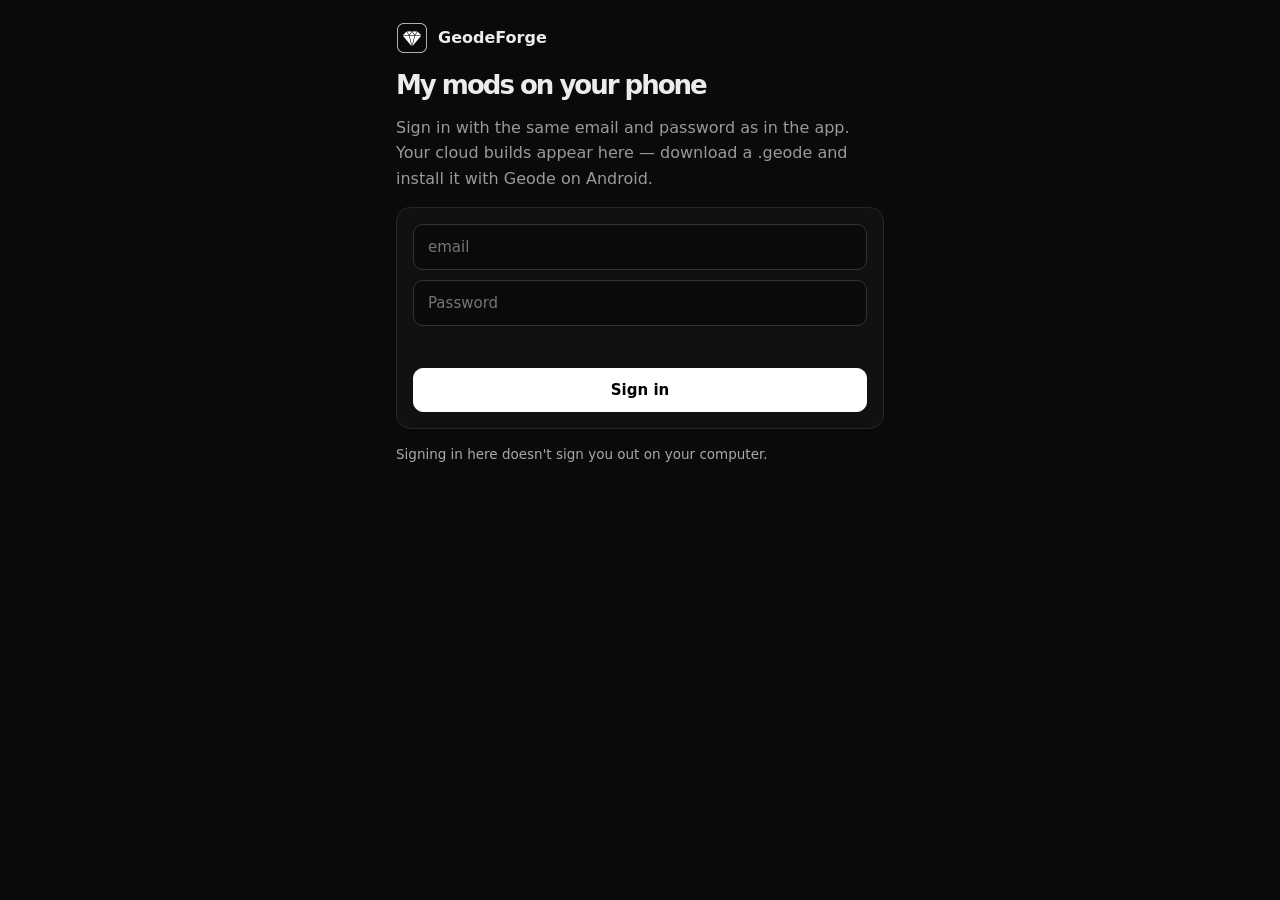
<file: m.html>
<!doctype html>
<html lang="ru">
<head>
<meta charset="utf-8">
<meta name="viewport" content="width=device-width, initial-scale=1, viewport-fit=cover">
<title>GeodeForge Mobile</title>
<meta name="theme-color" content="#0a0a0a">
<meta name="robots" content="noindex">
<link rel="manifest" href="manifest.webmanifest">
<link rel="icon" type="image/png" href="assets/icon.png">
<link rel="apple-touch-icon" href="assets/icon.png">
<link rel="stylesheet" href="style.css">
<style>
  body { padding: env(safe-area-inset-top) 0 env(safe-area-inset-bottom); }
  .m { max-width: 520px; margin: 0 auto; padding: 22px 16px 60px; }
  .m h1 { font-size: 26px; margin: 18px 0 6px; }
  .m .card { border: 1px solid #262626; border-radius: 14px; background: #111; padding: 16px; margin-top: 14px; }
  .m .input { width: 100%; margin-bottom: 10px; }
  .m .btn { width: 100%; }
  .b { display: flex; gap: 12px; align-items: center; padding: 14px 0; border-bottom: 1px solid #222; }
  .b:last-child { border: none; }
  .b .t { flex: 1; min-width: 0; }
  .b .t b { display: block; overflow: hidden; text-overflow: ellipsis; white-space: nowrap; }
  .b .t span { font-size: 12.5px; color: #8a8a8a; }
  .b .btn { width: auto; }
  .err { color: #ff6b6b; font-size: 13.5px; min-height: 18px; }
  .help { font-size: 13.5px; color: #a9a9a9; line-height: 1.7; }
  .top { display: flex; align-items: center; gap: 10px; }
  .top .grow { flex: 1; }
</style>
</head>
<body>
<div class="m">
  <div class="top">
    <img src="assets/icon.png" width="32" height="32" alt="" style="border-radius:8px">
    <b class="grow">GeodeForge</b>
    <a href="#" id="out" class="dim" hidden></a>
  </div>

  <div id="login">
    <h1 data-ru="Мои моды на телефоне" data-en="My mods on your phone"></h1>
    <p class="dim" data-ru="Войди той же почтой и паролем, что и в программе. Здесь будут твои облачные сборки — скачай .geode и поставь через Geode на Android." data-en="Sign in with the same email and password as in the app. Your cloud builds appear here — download a .geode and install it with Geode on Android."></p>
    <form class="card" id="form">
      <input class="input" id="email" type="email" required autocomplete="email" placeholder="email">
      <input class="input" id="pass" type="password" required autocomplete="current-password" data-ph-ru="Пароль" data-ph-en="Password">
      <div class="err" id="err"></div>
      <button class="btn primary" id="go" data-ru="Войти" data-en="Sign in"></button>
    </form>
    <p class="help" data-ru="Вход здесь не выкидывает программу на компьютере." data-en="Signing in here doesn't sign you out on your computer."></p>
  </div>

  <div id="app" hidden>
    <h1 data-ru="Мои сборки" data-en="My builds"></h1>
    <p class="dim" id="who"></p>
    <div class="card" id="list"></div>
    <button class="btn" style="margin-top:14px" id="reload" data-ru="Обновить" data-en="Refresh"></button>
    <div class="card help">
      <b data-ru="Как поставить мод на Android" data-en="How to install a mod on Android"></b><br>
      <span data-ru="1. Скачай .geode кнопкой выше (собирай с галочкой «+ Android» в программе)." data-en="1. Download the .geode with the button above (build with “+ Android” enabled in the app)."></span><br>
      <span data-ru="2. Открой Geometry Dash → Geode → «Установить из файла» и выбери скачанный файл." data-en="2. Open Geometry Dash → Geode → “Install from file” and pick the downloaded file."></span><br>
      <span data-ru="3. Перезапусти игру." data-en="3. Restart the game."></span><br><br>
      <span data-ru="Совет: привяжи Telegram в программе (Профиль) — бот будет сам присылать каждый готовый мод." data-en="Tip: link Telegram in the app (Profile) — the bot will send every finished mod automatically."></span>
    </div>
  </div>
</div>
<script src="config.js"></script>
<script>
(() => {
  const EN = !/^ru|^uk|^be|^kk/i.test(navigator.language || "ru");
  document.documentElement.lang = EN ? "en" : "ru";
  document.querySelectorAll("[data-ru]").forEach((e) => (e.textContent = EN ? e.dataset.en : e.dataset.ru));
  document.querySelectorAll("[data-ph-ru]").forEach((e) => (e.placeholder = EN ? e.dataset.phEn : e.dataset.phRu));
  const T = (ru, en) => (EN ? en : ru);
  const $ = (s) => document.querySelector(s);
  const esc = (s) => String(s ?? "").replace(/[&<>"']/g, (c) => ({ "&": "&amp;", "<": "&lt;", ">": "&gt;", '"': "&quot;", "'": "&#39;" })[c]);
  const AUTH = GF.api.replace("/functions/v1", "/auth/v1");
  try { fetch(GF.api + "/track", { method: "POST", headers: { "Content-Type": "application/json", apikey: GF.anon, Authorization: "Bearer " + GF.anon }, body: JSON.stringify({ kind: "mobile_visit" }) }).catch(() => {}); } catch {}

  let sess = null;
  try { sess = JSON.parse(localStorage.getItem("gf-m") || "null"); } catch {}
  const save = (s) => { sess = s; try { s ? localStorage.setItem("gf-m", JSON.stringify(s)) : localStorage.removeItem("gf-m"); } catch {} };

  async function token() {
    if (!sess) return null;
    if (Date.now() / 1000 < sess.expires_at - 60) return sess.access_token;
    const r = await fetch(AUTH + "/token?grant_type=refresh_token", { method: "POST", headers: { "Content-Type": "application/json", apikey: GF.anon }, body: JSON.stringify({ refresh_token: sess.refresh_token }) });
    if (!r.ok) { save(null); return null; }
    save(await r.json());
    return sess.access_token;
  }

  async function load() {
    const t = await token();
    if (!t) return show(false);
    show(true);
    $("#list").innerHTML = `<div class="dim">${T("Загружаю…", "Loading…")}</div>`;
    const r = await fetch(GF.api + "/my-builds", { method: "POST", headers: { "Content-Type": "application/json", apikey: GF.anon, Authorization: "Bearer " + t }, body: "{}" });
    const j = await r.json().catch(() => ({}));
    if (!r.ok) { $("#list").innerHTML = `<div class="err">${esc(j.error || r.status)}</div>`; return; }
    $("#who").textContent = j.email;
    if (!j.items.length) { $("#list").innerHTML = `<div class="dim">${T("За последние 2 недели сборок не было. Собери мод в программе — он появится здесь.", "No builds in the last 2 weeks. Build a mod in the app — it will show up here.")}</div>`; return; }
    $("#list").innerHTML = j.items.map((b) => {
      const plats = String(b.platforms || "Win64").includes("Android") ? "Windows + Android" : "Windows";
      const when = new Date(b.created_at).toLocaleString(EN ? "en-GB" : "ru-RU", { day: "numeric", month: "short", hour: "2-digit", minute: "2-digit" });
      const st = b.status === "success" ? "✓" : b.status === "failed" ? T("✕ ошибка", "✕ failed") : T("… собирается", "… building");
      return `<div class="b"><div class="t"><b>${esc(b.project || "mod")}</b><span>${when} · ${plats} · ${st}</span></div>${b.url ? `<a class="btn sm primary" href="${esc(b.url)}">${T("Скачать", "Download")}</a>` : ""}</div>`;
    }).join("");
  }

  function show(inside) {
    $("#login").hidden = inside;
    $("#app").hidden = !inside;
    $("#out").hidden = !inside;
    $("#out").textContent = T("Выйти", "Sign out");
  }

  $("#form").addEventListener("submit", async (e) => {
    e.preventDefault();
    $("#err").textContent = "";
    $("#go").disabled = true;
    try {
      const r = await fetch(AUTH + "/token?grant_type=password", { method: "POST", headers: { "Content-Type": "application/json", apikey: GF.anon }, body: JSON.stringify({ email: $("#email").value.trim(), password: $("#pass").value }) });
      const j = await r.json();
      if (!r.ok) throw new Error(/Invalid login/i.test(j.error_description || j.msg || "") ? T("Неверная почта или пароль", "Wrong email or password") : j.error_description || j.msg || "Error");
      save(j);
      $("#pass").value = "";
      load();
    } catch (er) {
      $("#err").textContent = er.message;
    }
    $("#go").disabled = false;
  });
  $("#out").addEventListener("click", (e) => { e.preventDefault(); save(null); show(false); });
  $("#reload").addEventListener("click", load);
  load();
  if ("serviceWorker" in navigator) navigator.serviceWorker.register("sw.js").catch(() => {});
})();
</script>
</body>
</html>
</file>
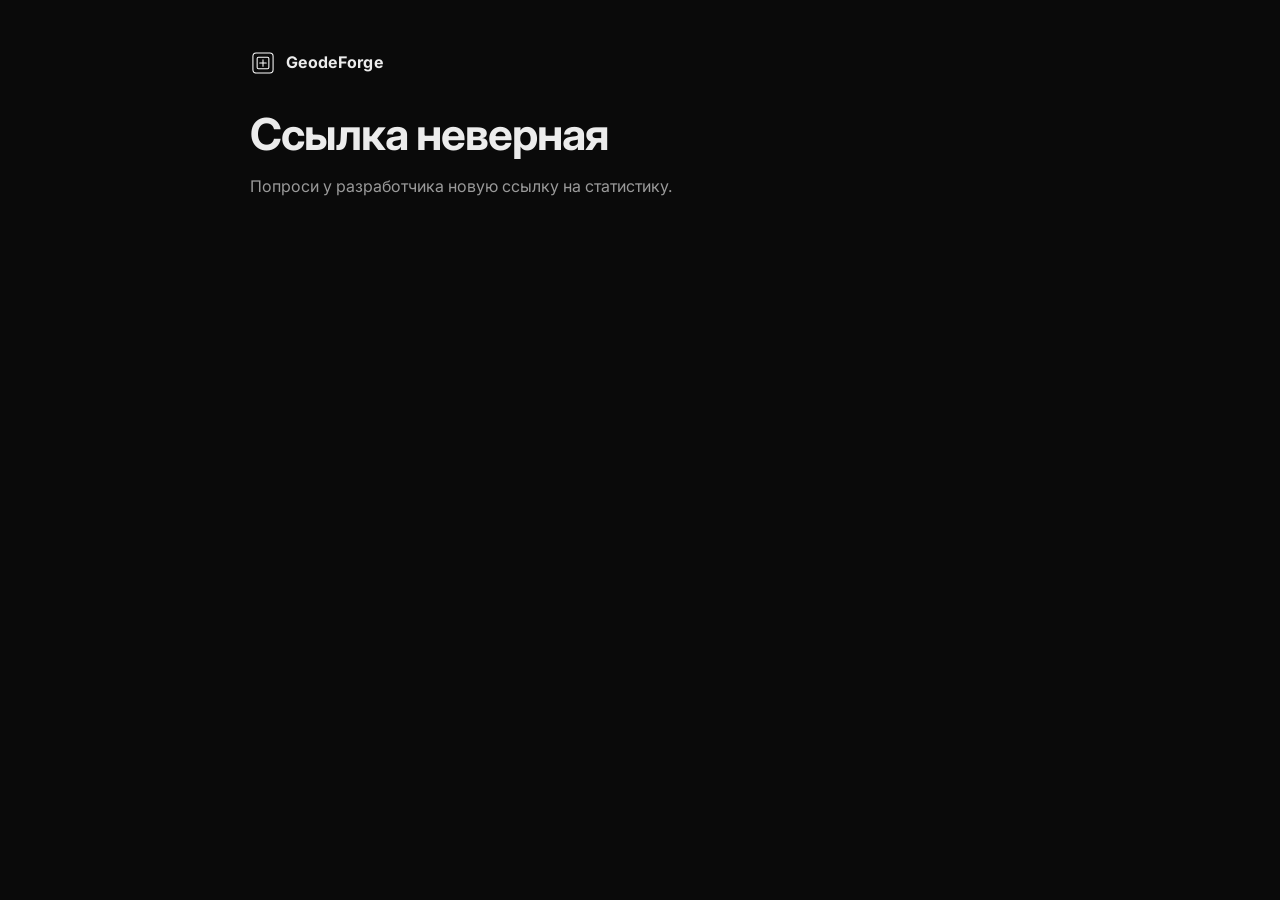
<file: partner.html>
<!doctype html>
<html lang="ru">
<head>
<meta charset="utf-8">
<meta name="viewport" content="width=device-width, initial-scale=1">
<title>Статистика партнёра — GeodeForge</title>
<meta name="robots" content="noindex">
<link rel="preconnect" href="https://fonts.googleapis.com">
<link href="https://fonts.googleapis.com/css2?family=Inter:wght@400;600;800&family=JetBrains+Mono:wght@700&display=swap" rel="stylesheet">
<link rel="stylesheet" href="style.css">
<style>
  .kp { display: grid; grid-template-columns: repeat(auto-fit, minmax(150px, 1fr)); gap: 12px; margin: 24px 0; }
  .kp div { border: 1px solid #262626; border-radius: 14px; padding: 16px; background: #111; }
  .kp b { display: block; font-size: 28px; color: #fff; }
  .kp span { color: #8a8a8a; font-size: 13px; }
  .bars { width: 100%; height: 140px; display: block; }
  table { width: 100%; border-collapse: collapse; font-size: 14px; }
  td, th { text-align: left; padding: 8px 6px; border-bottom: 1px solid #222; }
  th { color: #8a8a8a; font-weight: 600; }
  .lnk { border: 1px dashed #333; border-radius: 12px; padding: 12px 14px; font: 14px "JetBrains Mono", monospace; word-break: break-all; cursor: pointer; }
</style>
</head>
<body>
<main class="wrap" style="max-width:820px;padding-top:50px;padding-bottom:80px">
  <a class="brand" href="./" style="margin-bottom:34px">
    <svg viewBox="0 0 40 40" fill="none" width="26" height="26"><rect x="4.5" y="4.5" width="31" height="31" rx="5" stroke="#fff" stroke-width="1.6"/><rect x="11" y="11" width="18" height="18" rx="2" stroke="#fff" stroke-width="1.6"/><path d="M20 15v10M15 20h10" stroke="#fff" stroke-width="1.6" stroke-linecap="round"/></svg>
    GeodeForge
  </a>
  <div id="box"><p class="dim">Загружаю…</p></div>
</main>
<script src="config.js"></script>
<script>
(async () => {
  const q = new URLSearchParams(location.search);
  const esc = (s) => String(s ?? "").replace(/[&<>"']/g, (c) => ({ "&": "&amp;", "<": "&lt;", ">": "&gt;", '"': "&quot;", "'": "&#39;" })[c]);
  const box = document.getElementById("box");
  try {
    const r = await fetch(GF.api + "/partner", { method: "POST", headers: { "Content-Type": "application/json", apikey: GF.anon, Authorization: "Bearer " + GF.anon }, body: JSON.stringify({ code: q.get("code"), k: q.get("k") }) });
    const d = await r.json();
    if (!r.ok) throw new Error(d.error);
    const link = location.origin + location.pathname.replace(/partner\.html$/, "") + "?ref=" + d.code + "&promo=" + d.code;
    const days = Object.entries(d.series);
    const max = Math.max(1, ...days.map(([, v]) => v.visits));
    const w = 100 / days.length;
    box.innerHTML = `
      <h2 style="margin:0">Привет, ${esc(d.name)}! 👋</h2>
      <p class="dim">Твой промокод <b style="color:#fff">${esc(d.code)}</b> даёт зрителям скидку ${d.discount}%, а тебе — ${d.reward_percent}% с каждой покупки.</p>
      <div class="kp">
        <div><b>${d.visits}</b><span>переходов по ссылке</span></div>
        <div><b>${d.sales}</b><span>покупок с твоим кодом</span></div>
        <div><b>${d.money} ₽</b><span>сумма покупок</span></div>
        <div><b>${d.earned} ₽</b><span>твой заработок</span></div>
      </div>
      <div class="dim" style="margin-bottom:6px">Переходы за 30 дней (белым — покупки)</div>
      <svg class="bars" viewBox="0 0 100 40" preserveAspectRatio="none">${days.map(([day, v], i) => `<rect x="${i * w + w * 0.15}" y="${40 - (v.visits / max) * 38}" width="${w * 0.7}" height="${(v.visits / max) * 38}" fill="#3a3a3a"><title>${day}: ${v.visits}</title></rect>${v.sales ? `<rect x="${i * w + w * 0.15}" y="${40 - Math.min(38, v.sales * 6)}" width="${w * 0.7}" height="${Math.min(38, v.sales * 6)}" fill="#fff"><title>${day}: покупок ${v.sales}</title></rect>` : ""}`).join("")}</svg>
      <h3 style="margin-top:30px">Твоя ссылка для зрителей</h3>
      <div class="lnk" id="lnk" title="Нажми, чтобы скопировать">${esc(link)}</div>
      <p class="dim" style="font-size:13px">Вставь её в описание видео или пост. Промокод зрители могут ввести и вручную: <b style="color:#fff">${esc(d.code)}</b>.</p>
      ${d.recent.length ? `<h3 style="margin-top:30px">Последние покупки</h3><table><tr><th>Когда</th><th>Что</th><th>Сумма</th></tr>${d.recent.map((x) => `<tr><td>${new Date(x.at).toLocaleString("ru-RU")}</td><td>${x.plan === "pro" ? "Про" : x.plan === "basic" ? "Базовая" : esc(x.plan)}</td><td>${x.amount} ₽</td></tr>`).join("")}</table>` : ""}
      <p class="dim" style="margin-top:30px;font-size:13px">Выплаты — по договорённости с разработчиком: <a href="${GF.telegram}">${GF.telegram.replace("https://", "")}</a></p>`;
    document.getElementById("lnk").onclick = () => { navigator.clipboard.writeText(link); document.getElementById("lnk").textContent = "Скопировано ✓"; setTimeout(() => (document.getElementById("lnk").textContent = link), 1500); };
  } catch (e) {
    box.innerHTML = "<h2>Ссылка неверная</h2><p class='dim'>Попроси у разработчика новую ссылку на статистику.</p>";
  }
})();
</script>
</body>
</html>
</file>
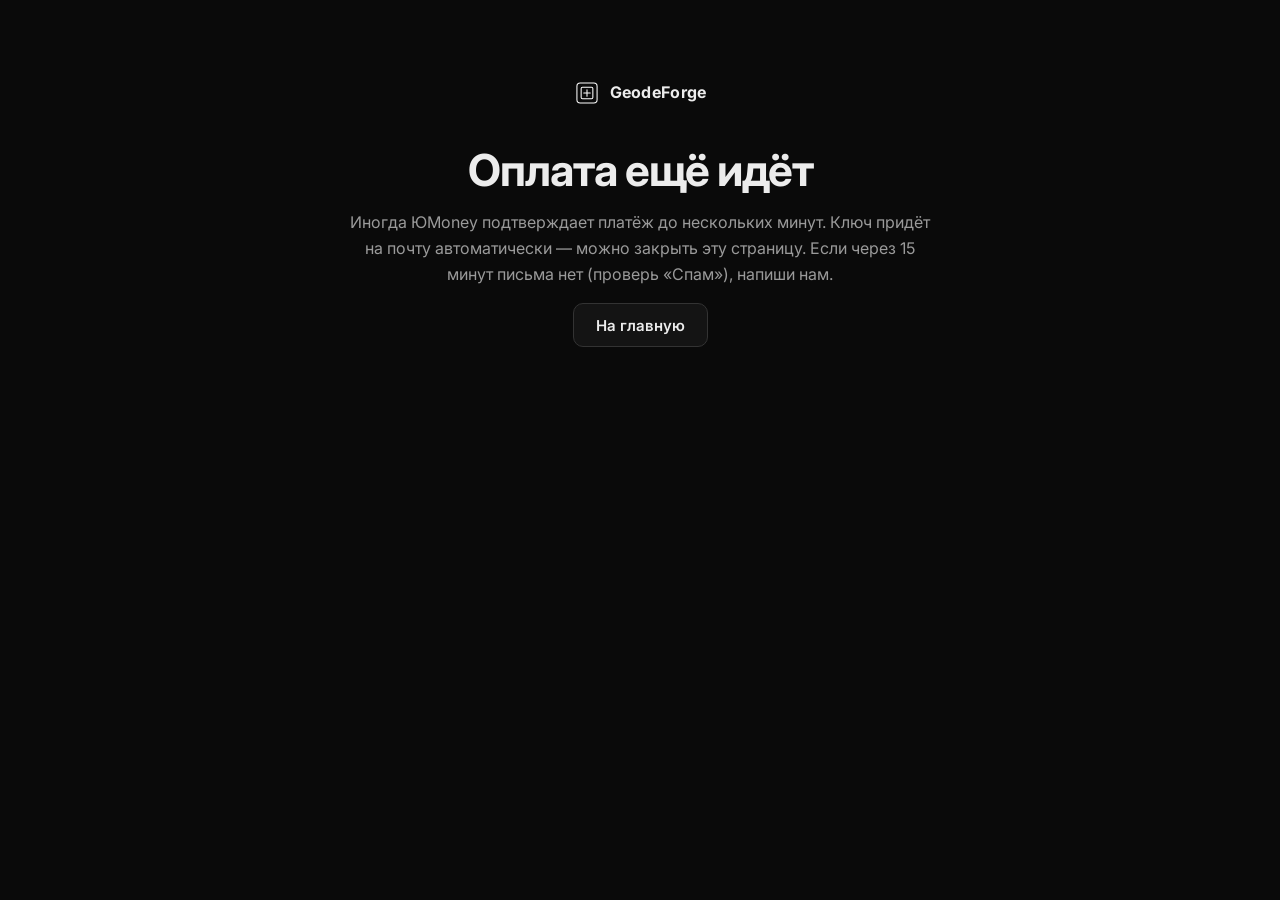
<file: success.html>
<!doctype html>
<html lang="ru">
<head>
<meta charset="utf-8">
<meta name="viewport" content="width=device-width, initial-scale=1">
<title>Спасибо за покупку — GeodeForge</title>
<meta name="robots" content="noindex">
<link rel="preconnect" href="https://fonts.googleapis.com">
<link href="https://fonts.googleapis.com/css2?family=Inter:wght@400;600;800&family=JetBrains+Mono:wght@700&display=swap" rel="stylesheet">
<link rel="stylesheet" href="style.css">
</head>
<body>
<main class="wrap" style="max-width:620px;padding-top:80px;padding-bottom:80px;text-align:center">
  <a class="brand" href="./" style="justify-content:center;margin-bottom:40px">
    <svg viewBox="0 0 40 40" fill="none" width="26" height="26"><rect x="4.5" y="4.5" width="31" height="31" rx="5" stroke="#fff" stroke-width="1.6"/><rect x="11" y="11" width="18" height="18" rx="2" stroke="#fff" stroke-width="1.6"/><path d="M20 15v10M15 20h10" stroke="#fff" stroke-width="1.6" stroke-linecap="round"/></svg>
    GeodeForge
  </a>
  <div id="wait">
    <h2>Проверяем оплату…</h2>
    <p class="dim">Обычно это занимает несколько секунд. Не закрывай страницу.</p>
  </div>
  <div id="done" style="display:none">
    <h2 id="d-title">Спасибо за покупку! 🎉</h2>
    <p class="dim" id="d-sub"></p>
    <div class="keybox" id="key"></div>
    <div class="cta">
      <button class="btn" id="copy">Скопировать ключ</button>
      <a class="btn primary" id="dl" href="#">Скачать GeodeForge</a>
    </div>
    <ol class="dim" style="text-align:left;margin:34px auto 0;max-width:420px;line-height:1.9">
      <li>Установи и открой GeodeForge.</li>
      <li>Нажми «Есть ключ? Активировать».</li>
      <li>Введи почту, придумай пароль и вставь ключ.</li>
    </ol>
  </div>
  <div id="slow" style="display:none">
    <h2>Оплата ещё идёт</h2>
    <p class="dim">Иногда ЮMoney подтверждает платёж до нескольких минут. Ключ придёт на почту автоматически — можно закрыть эту страницу. Если через 15 минут письма нет (проверь «Спам»), напиши нам.</p>
    <a class="btn" href="./">На главную</a>
  </div>
</main>
<script src="config.js"></script>
<script>
(async () => {
  const order = new URLSearchParams(location.search).get("order") || (() => { try { return localStorage.getItem("gf-last-order"); } catch { return null; } })();
  document.getElementById("dl").href = GF.download;
  if (!order) { document.getElementById("wait").style.display = "none"; document.getElementById("slow").style.display = ""; return; }
  for (let i = 0; i < 60; i++) {
    try {
      const r = await fetch(GF.api + "/pay-status?order=" + encodeURIComponent(order), { headers: { apikey: GF.anon, Authorization: "Bearer " + GF.anon } });
      const j = await r.json();
      if (j.status === "paid") {
        document.getElementById("wait").style.display = "none";
        document.getElementById("done").style.display = "";
        if (j.gift_to) {
          document.getElementById("d-title").textContent = "Подарок отправлен 🎁";
          document.getElementById("d-sub").textContent = "Ключ ушёл на " + j.gift_to + ". На всякий случай он есть и здесь:";
        }
        const noKey = (title, sub) => {
          document.getElementById("d-title").textContent = title;
          document.getElementById("d-sub").textContent = sub;
          document.getElementById("key").style.display = "none";
          document.getElementById("copy").style.display = "none";
        };
        if (j.plan === "mod") {
          noKey("Мод твой 🧩", "Ссылка на скачивание также отправлена на " + j.email + ".");
          if (j.download) { const a = document.getElementById("dl"); a.href = j.download; a.textContent = "Скачать мод (.geode)"; }
          return;
        }
        if (j.plan === "sub") { noKey("Подписка Про включена ✨", "Перезапусти GeodeForge — все функции Про уже доступны."); return; }
        if (j.ai_pack) { noKey("Запросы добавлены ⚡", "+" + j.ai_pack + " запросов GeodeForge AI уже на твоём аккаунте. Они не сгорают."); return; }
        if (j.plan === "upgrade") {
          document.getElementById("d-title").textContent = "Версия Про включена ✨";
          document.getElementById("d-sub").textContent = "Перезапусти GeodeForge — все функции Про уже доступны.";
          document.getElementById("key").style.display = "none";
          document.getElementById("copy").style.display = "none";
        } else {
          document.getElementById("d-sub").textContent = "Ключ также отправлен на " + j.email + ". Сохрани его.";
          document.getElementById("key").textContent = j.key || "Ключ отправлен на почту";
          document.getElementById("copy").onclick = () => { navigator.clipboard.writeText(j.key || ""); document.getElementById("copy").textContent = "Скопировано ✓"; };
        }
        return;
      }
    } catch {}
    await new Promise((r) => setTimeout(r, 3000));
  }
  document.getElementById("wait").style.display = "none";
  document.getElementById("slow").style.display = "";
})();
</script>
</body>
</html>
</file>
<file: style.css>
:root {
  --bg: #0a0a0a;
  --bg2: #101010;
  --panel: #141414;
  --line: #222;
  --line2: #333;
  --text: #ececec;
  --dim: #9a9a9a;
  --mute: #5f5f5f;
  --white: #fff;
  --mono: "JetBrains Mono", Consolas, monospace;
  --sans: "Inter", "Segoe UI", system-ui, sans-serif;
}
* { box-sizing: border-box; }
html { scroll-behavior: smooth; }
body { margin: 0; background: var(--bg); color: var(--text); font: 16px/1.6 var(--sans); -webkit-font-smoothing: antialiased; overflow-x: hidden; }
a { color: inherit; }
img { max-width: 100%; display: block; }
::selection { background: #fff; color: #000; }
.wrap { max-width: 1120px; margin: 0 auto; padding: 0 20px; }
.mono { font-family: var(--mono); }
.dim { color: var(--dim); }
.mute { color: var(--mute); }

/* Фоновые линии */
#lines { position: fixed; inset: 0; z-index: 0; pointer-events: none; opacity: .5; }
main, header, footer { position: relative; z-index: 1; }

/* Шапка */
header { position: sticky; top: 0; z-index: 10; backdrop-filter: blur(12px); background: rgba(10,10,10,.75); border-bottom: 1px solid var(--line); }
.nav { height: 60px; display: flex; align-items: center; gap: 24px; }
.brand { display: flex; align-items: center; gap: 10px; font-weight: 700; letter-spacing: .3px; text-decoration: none; }
.brand svg { width: 26px; height: 26px; }
.nav nav { display: flex; gap: 22px; margin-left: auto; font-size: 14px; }
.nav nav a { color: var(--dim); text-decoration: none; }
.nav nav a:hover { color: var(--white); }

/* Кнопки */
.btn { display: inline-flex; align-items: center; justify-content: center; gap: 8px; height: 44px; padding: 0 22px; border-radius: 10px; border: 1px solid var(--line2); background: var(--panel); color: var(--text); font: 600 15px var(--sans); cursor: pointer; text-decoration: none; transition: .15s; white-space: nowrap; }
.btn:hover { border-color: #666; }
.btn.primary { background: var(--white); color: #000; border-color: var(--white); }
.btn.primary:hover { background: #dcdcdc; }
.btn.sm { height: 36px; padding: 0 14px; font-size: 13px; }
.btn:disabled { opacity: .5; cursor: default; }

/* Первый экран */
.hero { padding: 96px 0 40px; text-align: center; }
.badge { display: inline-flex; gap: 8px; align-items: center; padding: 6px 12px; border: 1px solid var(--line2); border-radius: 999px; font-size: 13px; color: var(--dim); margin-bottom: 26px; }
.badge i { width: 6px; height: 6px; border-radius: 50%; background: #fff; display: inline-block; animation: blink 1.4s infinite; }
@keyframes blink { 50% { opacity: .2; } }
h1 { font-size: clamp(38px, 7vw, 76px); line-height: 1.02; letter-spacing: -2px; margin: 0 0 22px; font-weight: 800; }
h1 .typed { border-right: 3px solid #fff; padding-right: 4px; animation: caret 1s steps(2) infinite; }
@keyframes caret { 50% { border-color: transparent; } }
.lead { font-size: clamp(17px, 2.2vw, 20px); color: var(--dim); max-width: 640px; margin: 0 auto 34px; }
.cta { display: flex; gap: 12px; justify-content: center; flex-wrap: wrap; }
.hero-shot { margin: 64px auto 0; max-width: 1060px; border-radius: 16px; border: 1px solid var(--line2); overflow: hidden; box-shadow: 0 40px 120px rgba(255,255,255,.06), 0 30px 80px rgba(0,0,0,.8); position: relative; background: #000; }
.hero-shot img { width: 100%; }
.shot-tabs { display: flex; gap: 6px; justify-content: center; margin-top: 18px; flex-wrap: wrap; }
.shot-tabs button { background: none; border: 1px solid var(--line2); color: var(--dim); border-radius: 999px; padding: 6px 14px; font: 13px var(--sans); cursor: pointer; }
.shot-tabs button.on { background: #fff; color: #000; border-color: #fff; }

/* Секции */
section { padding: 90px 0; }
.kicker { font: 12px var(--mono); letter-spacing: 3px; color: var(--mute); text-transform: uppercase; margin-bottom: 14px; }
h2 { font-size: clamp(28px, 4vw, 44px); letter-spacing: -1px; margin: 0 0 16px; line-height: 1.1; }
.sub { color: var(--dim); max-width: 620px; margin: 0 0 44px; }

.grid { display: grid; grid-template-columns: repeat(3, 1fr); gap: 14px; }
.card { border: 1px solid var(--line); border-radius: 14px; padding: 24px; background: rgba(16,16,16,.8); transition: .2s; }
.card:hover { border-color: #444; transform: translateY(-2px); }
.card .ico { width: 40px; height: 40px; border-radius: 10px; border: 1px solid var(--line2); display: grid; place-items: center; margin-bottom: 16px; }
.card h3 { margin: 0 0 6px; font-size: 17px; }
.card p { margin: 0; color: var(--dim); font-size: 14.5px; }

.steps { display: grid; grid-template-columns: repeat(4, 1fr); gap: 14px; counter-reset: s; }
.step { border-top: 1px solid var(--line2); padding-top: 18px; counter-increment: s; }
.step::before { content: "0" counter(s); font: 600 13px var(--mono); color: var(--mute); display: block; margin-bottom: 10px; }
.step h3 { margin: 0 0 6px; font-size: 17px; }
.step p { margin: 0; color: var(--dim); font-size: 14.5px; }

/* Живой код */
.code { border: 1px solid var(--line); border-radius: 14px; background: #070707; font: 13.5px/1.7 var(--mono); padding: 22px 0; overflow: hidden; height: 330px; position: relative; }
.code .ln { display: inline-block; width: 46px; text-align: right; padding-right: 16px; color: #333; }
.code .kw { color: #fff; font-weight: 700; }
.code .str { color: #9a9a9a; }
.code .com { color: #555; font-style: italic; }
.code .ty { color: #e0e0e0; text-decoration: underline; text-decoration-color: #333; text-underline-offset: 3px; }
.split { display: grid; grid-template-columns: 1fr 1fr; gap: 40px; align-items: center; }
.chat { border: 1px solid var(--line); border-radius: 14px; padding: 18px; background: var(--bg2); display: flex; flex-direction: column; gap: 10px; }
.bubble { align-self: flex-end; background: #1a1a1a; border: 1px solid var(--line); border-radius: 14px 14px 4px 14px; padding: 10px 14px; max-width: 85%; font-size: 14.5px; }
.bot { font-size: 14.5px; color: #cfcfcf; }
.chip { display: flex; gap: 10px; align-items: center; border: 1px solid var(--line); border-radius: 8px; padding: 8px 10px; font: 12.5px var(--mono); color: var(--dim); }
.chip b { color: #fff; font-weight: 500; }

/* Цены */
.prices { display: grid; grid-template-columns: 1fr 1fr; gap: 16px; max-width: 860px; margin: 0 auto; }
.price { border: 1px solid var(--line2); border-radius: 18px; padding: 30px; background: rgba(16,16,16,.85); display: flex; flex-direction: column; }
.price.pro { border-color: #fff; box-shadow: 0 0 0 1px #fff, 0 30px 80px rgba(255,255,255,.07); position: relative; }
.price.pro::before { content: "ЛУЧШИЙ ВЫБОР"; position: absolute; top: -12px; left: 30px; background: #fff; color: #000; font: 700 11px var(--mono); letter-spacing: 1.5px; padding: 4px 10px; border-radius: 6px; }
.price h3 { margin: 0; font-size: 20px; }
.amount { font-size: 52px; font-weight: 800; letter-spacing: -2px; margin: 14px 0 4px; }
.amount span { font-size: 20px; color: var(--dim); font-weight: 500; letter-spacing: 0; }
.price ul { list-style: none; padding: 0; margin: 20px 0 28px; display: flex; flex-direction: column; gap: 10px; font-size: 15px; }
.price li { display: flex; gap: 10px; }
.price li::before { content: "✓"; color: #fff; font-weight: 700; }
.price li.no { color: var(--mute); }
.price li.no::before { content: "—"; color: var(--mute); }
.price .btn { margin-top: auto; width: 100%; }
.upgrade-note { text-align: center; color: var(--dim); margin-top: 22px; font-size: 14.5px; }

/* Вопросы */
.faq { max-width: 760px; }
details { border-bottom: 1px solid var(--line); padding: 18px 0; }
summary { cursor: pointer; font-weight: 600; list-style: none; display: flex; justify-content: space-between; gap: 20px; }
summary::after { content: "+"; color: var(--dim); font-weight: 400; font-size: 20px; line-height: 1; }
details[open] summary::after { content: "−"; }
details p { color: var(--dim); margin: 12px 0 0; }

footer { border-top: 1px solid var(--line); padding: 36px 0 50px; color: var(--mute); font-size: 14px; }
footer .wrap { display: flex; gap: 20px; flex-wrap: wrap; align-items: center; }

/* Окно покупки */
.modal-bg { position: fixed; inset: 0; background: rgba(0,0,0,.75); backdrop-filter: blur(6px); display: none; place-items: center; z-index: 50; padding: 16px; }
.modal-bg.open { display: grid; }
.modal { width: 100%; max-width: 440px; background: #121212; border: 1px solid var(--line2); border-radius: 18px; padding: 28px; position: relative; }
.modal h3 { margin: 0 0 4px; font-size: 22px; }
.modal .x { position: absolute; top: 14px; right: 14px; background: none; border: none; color: var(--dim); font-size: 22px; cursor: pointer; }
label.l { display: block; font-size: 13px; color: var(--dim); margin: 18px 0 6px; }
.input { width: 100%; height: 46px; border-radius: 10px; border: 1px solid var(--line2); background: #0a0a0a; color: #fff; padding: 0 14px; font: 15px var(--sans); outline: none; }
.input:focus { border-color: #888; }
.seg { display: grid; grid-template-columns: 1fr 1fr; gap: 8px; }
.seg button { height: 44px; border-radius: 10px; border: 1px solid var(--line2); background: #0a0a0a; color: var(--dim); font: 14px var(--sans); cursor: pointer; }
.seg button.on { border-color: #fff; color: #fff; background: #1a1a1a; }
.err { color: #ff8a8a; font-size: 14px; margin-top: 14px; min-height: 1px; }
.total { display: flex; justify-content: space-between; margin: 22px 0 14px; font-size: 15px; }
.total b { font-size: 22px; }
.fine { font-size: 12.5px; color: var(--mute); margin-top: 14px; text-align: center; }

.keybox { font: 700 clamp(18px, 4vw, 26px) var(--mono); letter-spacing: 1px; color: #fff; border: 1px dashed #555; border-radius: 12px; padding: 20px; text-align: center; margin: 22px 0; user-select: all; word-break: break-all; }

@media (max-width: 860px) {
  .grid, .steps { grid-template-columns: 1fr 1fr; }
  .split, .prices { grid-template-columns: 1fr; }
  .nav nav { display: none; }
}
@media (max-width: 560px) {
  .grid, .steps { grid-template-columns: 1fr; }
  .hero { padding-top: 60px; }
  section { padding: 64px 0; }
}

.trial-note { text-align: center; margin: 0 auto 44px; color: #cfcfcf; }
.trial-note a { color: #fff; }
.smartscreen { max-width: 560px; margin: 26px auto 0; padding: 16px 18px; border: 1px solid #2a2a2a; border-radius: 12px; background: #111; color: #a9a9a9; font-size: 13.5px; line-height: 1.7; text-align: left; }
.smartscreen b { color: #fff; }
.kbd { display: inline-block; padding: 0 7px; border: 1px solid #3a3a3a; border-radius: 6px; background: #1a1a1a; color: #fff; font-size: 12.5px; }
.promo-msg { font-size: 12.5px; min-height: 18px; margin-top: 6px; color: #a9a9a9; }
.promo-msg.ok { color: #fff; }
.promo-msg.err { color: #ff6b6b; }
.total s { color: #666; font-weight: 400; margin-right: 8px; font-size: .8em; }

.sale-bar { position: relative; z-index: 5; background: #fff; color: #000; text-align: center; font-weight: 700; padding: 10px 16px; font-size: 14px; }
.sale-bar a { color: #000; }
nav .lang { border: 1px solid #333; border-radius: 6px; padding: 2px 8px; }
.amount s { color: #666; font-size: .5em; margin-right: 6px; font-weight: 600; }
.reviews { display: grid; grid-template-columns: repeat(auto-fill, minmax(280px, 1fr)); gap: 14px; margin-top: 30px; }
.review { border: 1px solid #262626; border-radius: 14px; padding: 18px; background: #111; }
.review .st { letter-spacing: 2px; color: #fff; }
.review .st i { color: #333; font-style: normal; }
.review p { color: #cfcfcf; margin: 10px 0; white-space: pre-wrap; }
.review b { font-size: 14px; }
.gallery { display: grid; grid-template-columns: repeat(auto-fill, minmax(240px, 1fr)); gap: 14px; margin-top: 30px; }
.gcard { border: 1px solid #262626; border-radius: 14px; overflow: hidden; background: #111; display: flex; flex-direction: column; }
.gcard .img { aspect-ratio: 16 / 10; background: #0a0a0a center / cover no-repeat; display: grid; place-items: center; color: #444; font-size: 30px; }
.gcard .body { padding: 14px; display: flex; flex-direction: column; gap: 6px; flex: 1; }
.gcard .body p { color: #a9a9a9; font-size: 13.5px; margin: 0; flex: 1; }
.gcard .meta { font-size: 12px; color: #6b6b6b; }
.mac-links { margin-top: 14px; font-size: 14px; color: #cfcfcf; }
.mac-links a { color: #fff; }
.check-row { display: flex; gap: 8px; align-items: center; margin: 14px 0 4px; font-size: 14px; color: #cfcfcf; cursor: pointer; }

/* v0.6: галерея — лайки, топ, конкурс */
.gtabs { display: flex; gap: 8px; margin-top: 22px; flex-wrap: wrap; }
.gtabs .btn.on, .like.on { background: #fff; color: #000; border-color: #fff; }
.gcard .img { position: relative; }
.gcard .rank { position: absolute; top: 8px; left: 8px; background: #fff; color: #000; font-weight: 800; font-size: 12px; border-radius: 6px; padding: 1px 7px; }
.gacts { display: flex; gap: 8px; }
.contest { border: 1px solid #fff; border-radius: 14px; padding: 16px 18px; margin-top: 22px; background: linear-gradient(135deg, #1d1d1d, #0e0e0e); display: flex; flex-direction: column; gap: 4px; }

/* v0.7: магазин, комментарии, автор */
.gcard .meta a { color: #ddd; }
.cms { border-top: 1px solid #262626; margin-top: 8px; padding-top: 8px; display: flex; flex-direction: column; gap: 8px; font-size: 13px; }
.cmt b { color: #fff; }
</file>
